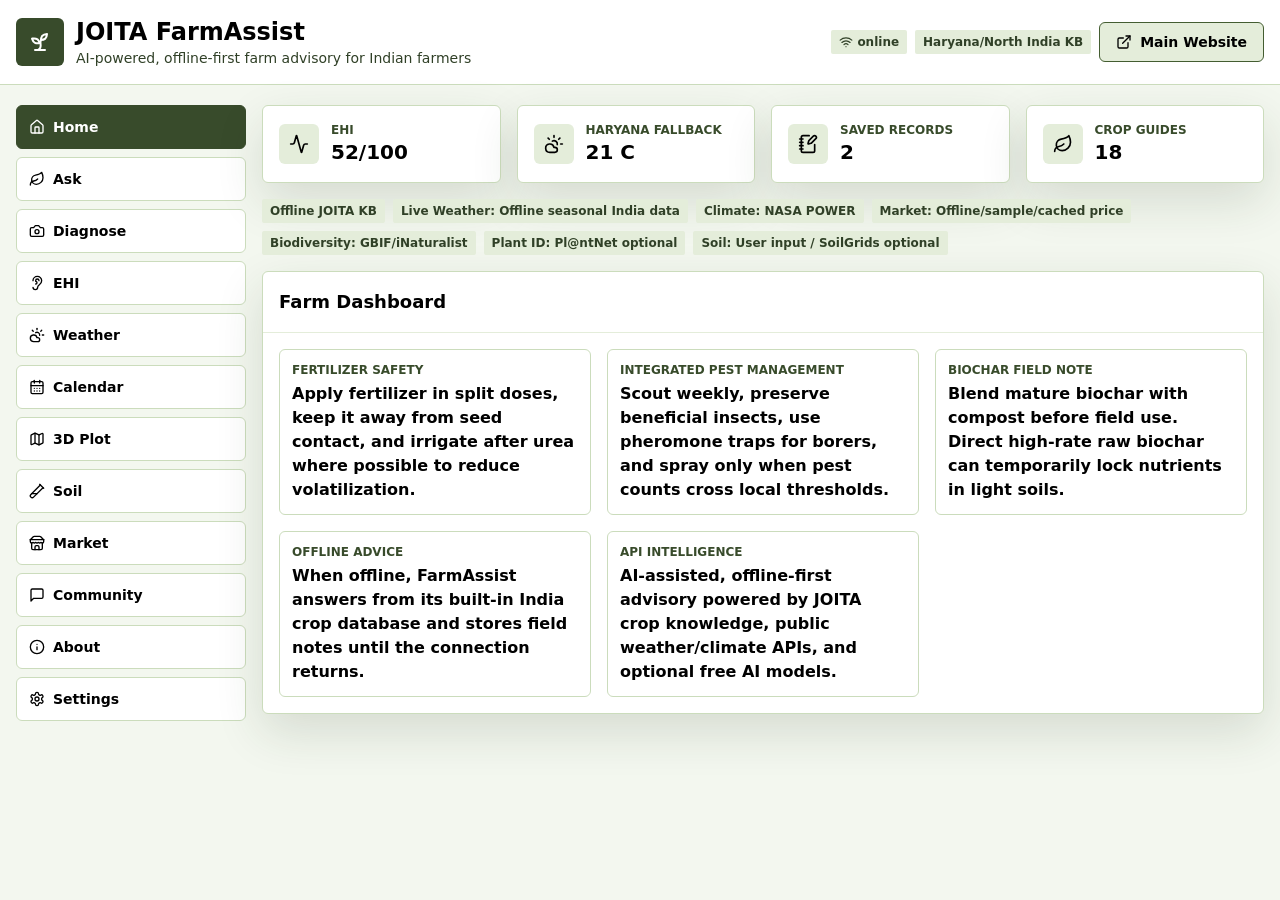
<file: farmassist/index.html>
<!doctype html>
<html lang="en">
  <head>
    <meta charset="UTF-8" />
    <meta name="viewport" content="width=device-width, initial-scale=1.0" />
    <meta name="theme-color" content="#9cbf88" />
    <meta
      name="description"
      content="Offline-first AI-powered agricultural companion by JOITA Bioseed AI for crop advisory, weather, disease support, soil recommendations, market prices, and field-health monitoring."
    />
    <link rel="manifest" href="/farmassist/manifest.webmanifest" />
    <link rel="icon" href="/farmassist/icon.svg" type="image/svg+xml" />
    <title>JOITA FarmAssist | AI Agricultural Assistant for Farmers</title>
    <script type="module" crossorigin src="/farmassist/assets/index-DYMeYoxJ.js"></script>
    <link rel="stylesheet" crossorigin href="/farmassist/assets/index-CXdtVWYO.css">
  </head>
  <body>
    <div id="root"></div>
  </body>
</html>
</file>
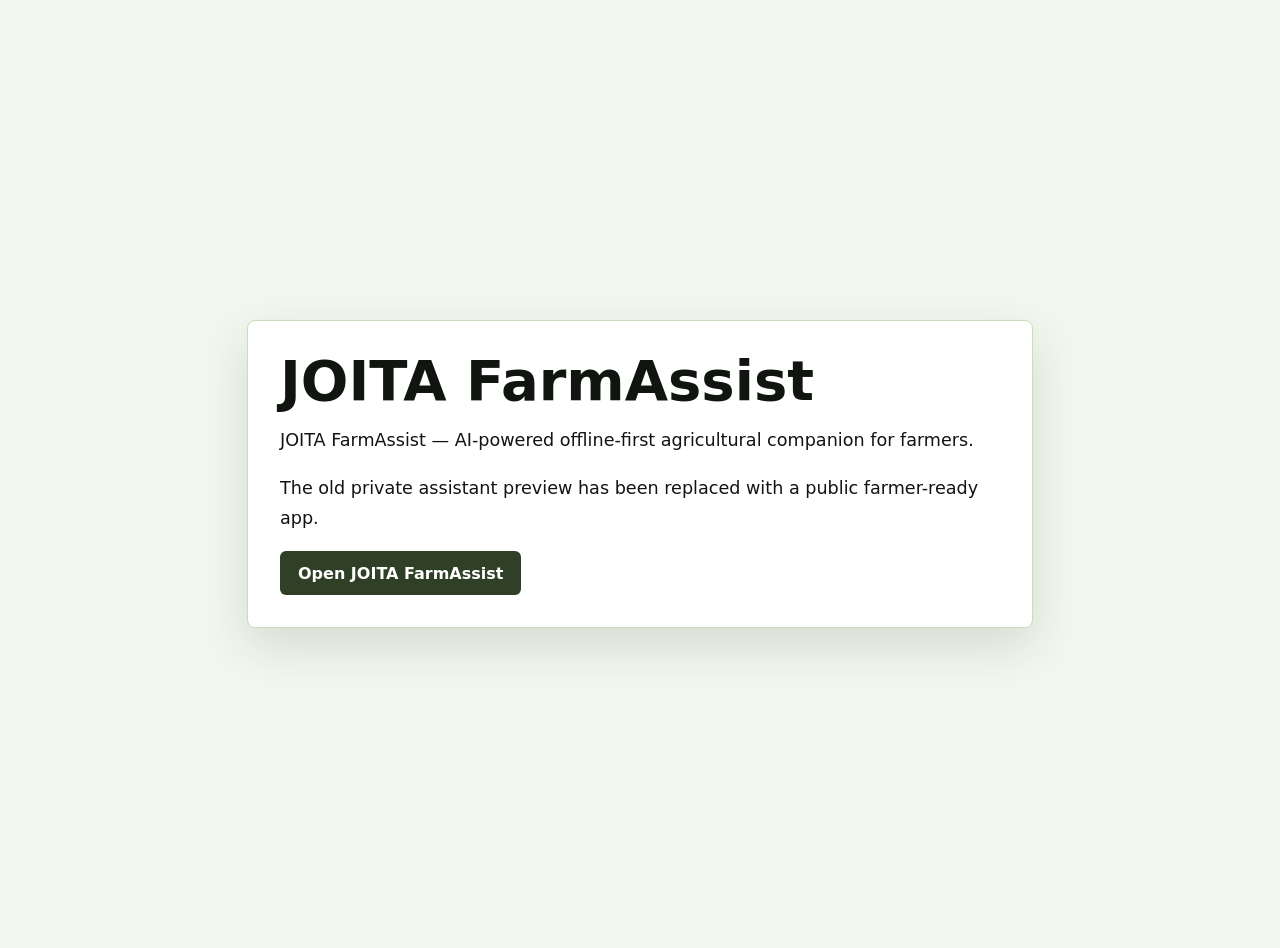
<file: agri-assistant.html>
<!doctype html>
<html lang="en">
  <head>
    <meta charset="utf-8" />
    <meta name="viewport" content="width=device-width, initial-scale=1" />
    <meta http-equiv="refresh" content="2; url=/farmassist/" />
    <title>JOITA FarmAssist | AI Agricultural Assistant for Farmers</title>
    <meta
      name="description"
      content="Offline-first AI-powered agricultural companion by JOITA Bioseed AI for crop advisory, weather, disease support, soil recommendations, market prices, and field-health monitoring."
    />
    <style>
      :root { color: #101510; background: #f3f7ef; font-family: Inter, system-ui, -apple-system, BlinkMacSystemFont, "Segoe UI", sans-serif; }
      body { margin: 0; min-height: 100vh; display: grid; place-items: center; padding: 24px; }
      main { max-width: 720px; border: 1px solid #cbdcbc; background: #fff; border-radius: 8px; padding: 32px; box-shadow: 0 18px 48px rgba(36, 56, 29, .14); }
      h1 { margin: 0 0 12px; font-size: clamp(2rem, 5vw, 3.5rem); line-height: 1; color: #101510; }
      p { font-size: 1.1rem; line-height: 1.7; }
      a { display: inline-flex; align-items: center; min-height: 44px; padding: 0 18px; border-radius: 6px; background: #304027; color: white; text-decoration: none; font-weight: 800; }
    </style>
  </head>
  <body>
    <main>
      <h1>JOITA FarmAssist</h1>
      <p>JOITA FarmAssist — AI-powered offline-first agricultural companion for farmers.</p>
      <p>The old private assistant preview has been replaced with a public farmer-ready app.</p>
      <a href="/farmassist/">Open JOITA FarmAssist</a>
    </main>
  </body>
</html>
</file>
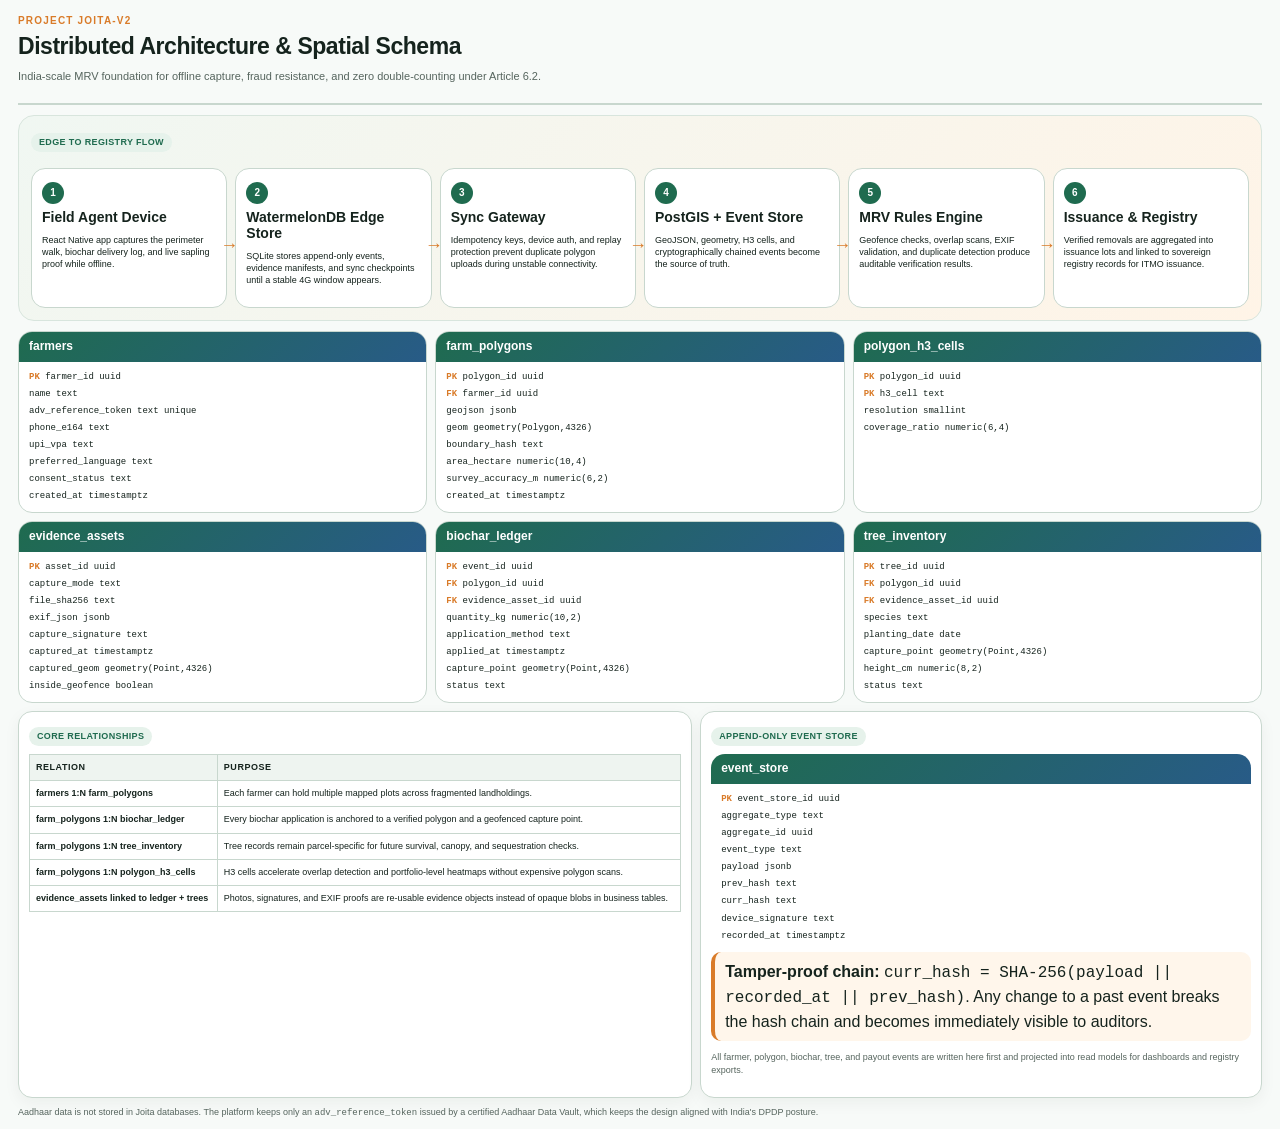
<file: deliverable_src/er_diagram.html>
<!doctype html>
<html lang="en">
<head>
  <meta charset="utf-8">
  <title>ER Diagram</title>
  <link rel="stylesheet" href="shared.css">
  <style>
    @page { size: A4 landscape; margin: 10mm; }
    body { padding: 14px 18px; }
    .header { margin-bottom: 10px; padding-bottom: 8px; }
    .eyebrow { margin-bottom: 4px; }
    h1 { font-size: 23px; }
    .subtitle { margin-bottom: 10px; font-size: 11px; }
    .band { padding: 12px; margin-bottom: 10px; }
    .flow { gap: 8px; margin-top: 8px; }
    .flow .step { min-height: 98px; padding: 10px; }
    .flow .step p { font-size: 9px; line-height: 1.32; }
    .step-num { width: 22px; height: 22px; margin-bottom: 5px; font-size: 10px; }
    .schema-grid { gap: 8px; margin-top: 8px; }
    .entity h3 { padding: 8px 10px; font-size: 12px; }
    .entity ul { padding: 9px 10px; }
    .entity li { font-size: 9px; margin-bottom: 4px; }
    .relations { gap: 8px; margin-top: 8px; }
    .card { padding: 10px; }
    .table th, .table td { padding: 6px; }
    .table th, .table td, .card p, .small { font-size: 9px; }
    .highlight { padding: 8px 10px; }
    .footer-note { margin-top: 8px; font-size: 9px; }
  </style>
</head>
<body>
  <div class="header">
    <div class="eyebrow">Project Joita-V2</div>
    <h1>Distributed Architecture & Spatial Schema</h1>
    <p class="subtitle">India-scale MRV foundation for offline capture, fraud resistance, and zero double-counting under Article 6.2.</p>
  </div>

  <div class="band">
    <div class="pill">Edge To Registry Flow</div>
    <div class="flow">
      <div class="step">
        <div class="step-num">1</div>
        <h3>Field Agent Device</h3>
        <p>React Native app captures the perimeter walk, biochar delivery log, and live sapling proof while offline.</p>
      </div>
      <div class="step">
        <div class="step-num">2</div>
        <h3>WatermelonDB Edge Store</h3>
        <p>SQLite stores append-only events, evidence manifests, and sync checkpoints until a stable 4G window appears.</p>
      </div>
      <div class="step">
        <div class="step-num">3</div>
        <h3>Sync Gateway</h3>
        <p>Idempotency keys, device auth, and replay protection prevent duplicate polygon uploads during unstable connectivity.</p>
      </div>
      <div class="step">
        <div class="step-num">4</div>
        <h3>PostGIS + Event Store</h3>
        <p>GeoJSON, geometry, H3 cells, and cryptographically chained events become the source of truth.</p>
      </div>
      <div class="step">
        <div class="step-num">5</div>
        <h3>MRV Rules Engine</h3>
        <p>Geofence checks, overlap scans, EXIF validation, and duplicate detection produce auditable verification results.</p>
      </div>
      <div class="step">
        <div class="step-num">6</div>
        <h3>Issuance & Registry</h3>
        <p>Verified removals are aggregated into issuance lots and linked to sovereign registry records for ITMO issuance.</p>
      </div>
    </div>
  </div>

  <div class="schema-grid">
    <div class="entity">
      <h3>farmers</h3>
      <ul>
        <li><span class="key">PK</span> farmer_id uuid</li>
        <li>name text</li>
        <li>adv_reference_token text unique</li>
        <li>phone_e164 text</li>
        <li>upi_vpa text</li>
        <li>preferred_language text</li>
        <li>consent_status text</li>
        <li>created_at timestamptz</li>
      </ul>
    </div>

    <div class="entity">
      <h3>farm_polygons</h3>
      <ul>
        <li><span class="key">PK</span> polygon_id uuid</li>
        <li><span class="key">FK</span> farmer_id uuid</li>
        <li>geojson jsonb</li>
        <li>geom geometry(Polygon,4326)</li>
        <li>boundary_hash text</li>
        <li>area_hectare numeric(10,4)</li>
        <li>survey_accuracy_m numeric(6,2)</li>
        <li>created_at timestamptz</li>
      </ul>
    </div>

    <div class="entity">
      <h3>polygon_h3_cells</h3>
      <ul>
        <li><span class="key">PK</span> polygon_id uuid</li>
        <li><span class="key">PK</span> h3_cell text</li>
        <li>resolution smallint</li>
        <li>coverage_ratio numeric(6,4)</li>
      </ul>
    </div>

    <div class="entity">
      <h3>evidence_assets</h3>
      <ul>
        <li><span class="key">PK</span> asset_id uuid</li>
        <li>capture_mode text</li>
        <li>file_sha256 text</li>
        <li>exif_json jsonb</li>
        <li>capture_signature text</li>
        <li>captured_at timestamptz</li>
        <li>captured_geom geometry(Point,4326)</li>
        <li>inside_geofence boolean</li>
      </ul>
    </div>

    <div class="entity">
      <h3>biochar_ledger</h3>
      <ul>
        <li><span class="key">PK</span> event_id uuid</li>
        <li><span class="key">FK</span> polygon_id uuid</li>
        <li><span class="key">FK</span> evidence_asset_id uuid</li>
        <li>quantity_kg numeric(10,2)</li>
        <li>application_method text</li>
        <li>applied_at timestamptz</li>
        <li>capture_point geometry(Point,4326)</li>
        <li>status text</li>
      </ul>
    </div>

    <div class="entity">
      <h3>tree_inventory</h3>
      <ul>
        <li><span class="key">PK</span> tree_id uuid</li>
        <li><span class="key">FK</span> polygon_id uuid</li>
        <li><span class="key">FK</span> evidence_asset_id uuid</li>
        <li>species text</li>
        <li>planting_date date</li>
        <li>capture_point geometry(Point,4326)</li>
        <li>height_cm numeric(8,2)</li>
        <li>status text</li>
      </ul>
    </div>
  </div>

  <div class="relations">
    <div class="card">
      <div class="pill">Core Relationships</div>
      <table class="table">
        <tr>
          <th>Relation</th>
          <th>Purpose</th>
        </tr>
        <tr>
          <td><strong>farmers 1:N farm_polygons</strong></td>
          <td>Each farmer can hold multiple mapped plots across fragmented landholdings.</td>
        </tr>
        <tr>
          <td><strong>farm_polygons 1:N biochar_ledger</strong></td>
          <td>Every biochar application is anchored to a verified polygon and a geofenced capture point.</td>
        </tr>
        <tr>
          <td><strong>farm_polygons 1:N tree_inventory</strong></td>
          <td>Tree records remain parcel-specific for future survival, canopy, and sequestration checks.</td>
        </tr>
        <tr>
          <td><strong>farm_polygons 1:N polygon_h3_cells</strong></td>
          <td>H3 cells accelerate overlap detection and portfolio-level heatmaps without expensive polygon scans.</td>
        </tr>
        <tr>
          <td><strong>evidence_assets linked to ledger + trees</strong></td>
          <td>Photos, signatures, and EXIF proofs are re-usable evidence objects instead of opaque blobs in business tables.</td>
        </tr>
      </table>
    </div>

    <div class="card">
      <div class="pill">Append-Only Event Store</div>
      <div class="entity" style="border:none; box-shadow:none;">
        <h3>event_store</h3>
        <ul>
          <li><span class="key">PK</span> event_store_id uuid</li>
          <li>aggregate_type text</li>
          <li>aggregate_id uuid</li>
          <li>event_type text</li>
          <li>payload jsonb</li>
          <li>prev_hash text</li>
          <li>curr_hash text</li>
          <li>device_signature text</li>
          <li>recorded_at timestamptz</li>
        </ul>
      </div>
      <div class="highlight">
        <strong>Tamper-proof chain:</strong>
        <span class="mono">curr_hash = SHA-256(payload || recorded_at || prev_hash)</span>.
        Any change to a past event breaks the hash chain and becomes immediately visible to auditors.
      </div>
      <p class="small" style="margin-top:10px;">All farmer, polygon, biochar, tree, and payout events are written here first and projected into read models for dashboards and registry exports.</p>
    </div>
  </div>

  <div class="footer-note">
    Aadhaar data is not stored in Joita databases. The platform keeps only an <span class="mono">adv_reference_token</span> issued by a certified Aadhaar Data Vault, which keeps the design aligned with India's DPDP posture.
  </div>
</body>
</html>
</file>
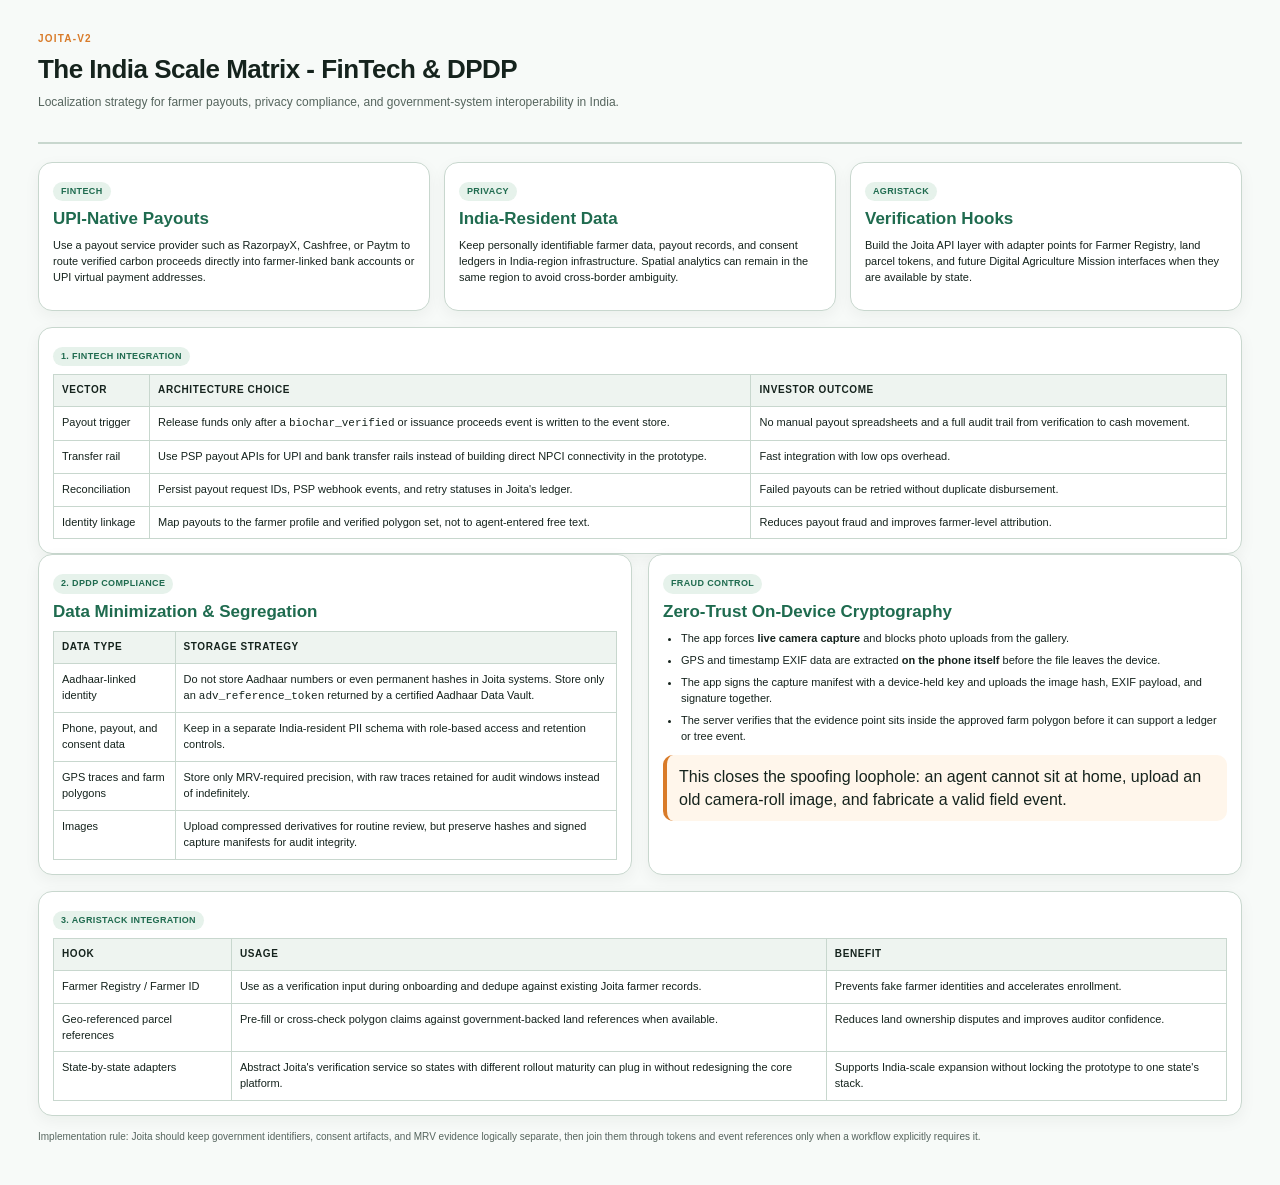
<file: deliverable_src/india_scale_matrix.html>
<!doctype html>
<html lang="en">
<head>
  <meta charset="utf-8">
  <title>The India Scale Matrix - FinTech & DPDP</title>
  <link rel="stylesheet" href="shared.css">
</head>
<body>
  <div class="header">
    <div class="eyebrow">Joita-V2</div>
    <h1>The India Scale Matrix - FinTech & DPDP</h1>
    <p class="subtitle">Localization strategy for farmer payouts, privacy compliance, and government-system interoperability in India.</p>
  </div>

  <div class="three-col">
    <div class="card">
      <div class="pill">FinTech</div>
      <h2>UPI-Native Payouts</h2>
      <p>Use a payout service provider such as RazorpayX, Cashfree, or Paytm to route verified carbon proceeds directly into farmer-linked bank accounts or UPI virtual payment addresses.</p>
    </div>
    <div class="card">
      <div class="pill">Privacy</div>
      <h2>India-Resident Data</h2>
      <p>Keep personally identifiable farmer data, payout records, and consent ledgers in India-region infrastructure. Spatial analytics can remain in the same region to avoid cross-border ambiguity.</p>
    </div>
    <div class="card">
      <div class="pill">Agristack</div>
      <h2>Verification Hooks</h2>
      <p>Build the Joita API layer with adapter points for Farmer Registry, land parcel tokens, and future Digital Agriculture Mission interfaces when they are available by state.</p>
    </div>
  </div>

  <div class="card" style="margin-top:16px;">
    <div class="pill">1. FinTech Integration</div>
    <table class="table">
      <tr>
        <th>Vector</th>
        <th>Architecture Choice</th>
        <th>Investor Outcome</th>
      </tr>
      <tr>
        <td>Payout trigger</td>
        <td>Release funds only after a <span class="mono">biochar_verified</span> or issuance proceeds event is written to the event store.</td>
        <td>No manual payout spreadsheets and a full audit trail from verification to cash movement.</td>
      </tr>
      <tr>
        <td>Transfer rail</td>
        <td>Use PSP payout APIs for UPI and bank transfer rails instead of building direct NPCI connectivity in the prototype.</td>
        <td>Fast integration with low ops overhead.</td>
      </tr>
      <tr>
        <td>Reconciliation</td>
        <td>Persist payout request IDs, PSP webhook events, and retry statuses in Joita's ledger.</td>
        <td>Failed payouts can be retried without duplicate disbursement.</td>
      </tr>
      <tr>
        <td>Identity linkage</td>
        <td>Map payouts to the farmer profile and verified polygon set, not to agent-entered free text.</td>
        <td>Reduces payout fraud and improves farmer-level attribution.</td>
      </tr>
    </table>
  </div>

  <div class="page-break"></div>

  <div class="two-col">
    <div class="card">
      <div class="pill">2. DPDP Compliance</div>
      <h2>Data Minimization & Segregation</h2>
      <table class="table">
        <tr>
          <th>Data Type</th>
          <th>Storage Strategy</th>
        </tr>
        <tr>
          <td>Aadhaar-linked identity</td>
          <td>Do not store Aadhaar numbers or even permanent hashes in Joita systems. Store only an <span class="mono">adv_reference_token</span> returned by a certified Aadhaar Data Vault.</td>
        </tr>
        <tr>
          <td>Phone, payout, and consent data</td>
          <td>Keep in a separate India-resident PII schema with role-based access and retention controls.</td>
        </tr>
        <tr>
          <td>GPS traces and farm polygons</td>
          <td>Store only MRV-required precision, with raw traces retained for audit windows instead of indefinitely.</td>
        </tr>
        <tr>
          <td>Images</td>
          <td>Upload compressed derivatives for routine review, but preserve hashes and signed capture manifests for audit integrity.</td>
        </tr>
      </table>
    </div>

    <div class="card">
      <div class="pill">Fraud Control</div>
      <h2>Zero-Trust On-Device Cryptography</h2>
      <ul>
        <li>The app forces <strong>live camera capture</strong> and blocks photo uploads from the gallery.</li>
        <li>GPS and timestamp EXIF data are extracted <strong>on the phone itself</strong> before the file leaves the device.</li>
        <li>The app signs the capture manifest with a device-held key and uploads the image hash, EXIF payload, and signature together.</li>
        <li>The server verifies that the evidence point sits inside the approved farm polygon before it can support a ledger or tree event.</li>
      </ul>
      <div class="highlight" style="margin-top:10px;">
        This closes the spoofing loophole: an agent cannot sit at home, upload an old camera-roll image, and fabricate a valid field event.
      </div>
    </div>
  </div>

  <div class="card" style="margin-top:16px;">
    <div class="pill">3. AgriStack Integration</div>
    <table class="table">
      <tr>
        <th>Hook</th>
        <th>Usage</th>
        <th>Benefit</th>
      </tr>
      <tr>
        <td>Farmer Registry / Farmer ID</td>
        <td>Use as a verification input during onboarding and dedupe against existing Joita farmer records.</td>
        <td>Prevents fake farmer identities and accelerates enrollment.</td>
      </tr>
      <tr>
        <td>Geo-referenced parcel references</td>
        <td>Pre-fill or cross-check polygon claims against government-backed land references when available.</td>
        <td>Reduces land ownership disputes and improves auditor confidence.</td>
      </tr>
      <tr>
        <td>State-by-state adapters</td>
        <td>Abstract Joita's verification service so states with different rollout maturity can plug in without redesigning the core platform.</td>
        <td>Supports India-scale expansion without locking the prototype to one state's stack.</td>
      </tr>
    </table>
  </div>

  <p class="footer-note">Implementation rule: Joita should keep government identifiers, consent artifacts, and MRV evidence logically separate, then join them through tokens and event references only when a workflow explicitly requires it.</p>
</body>
</html>
</file>
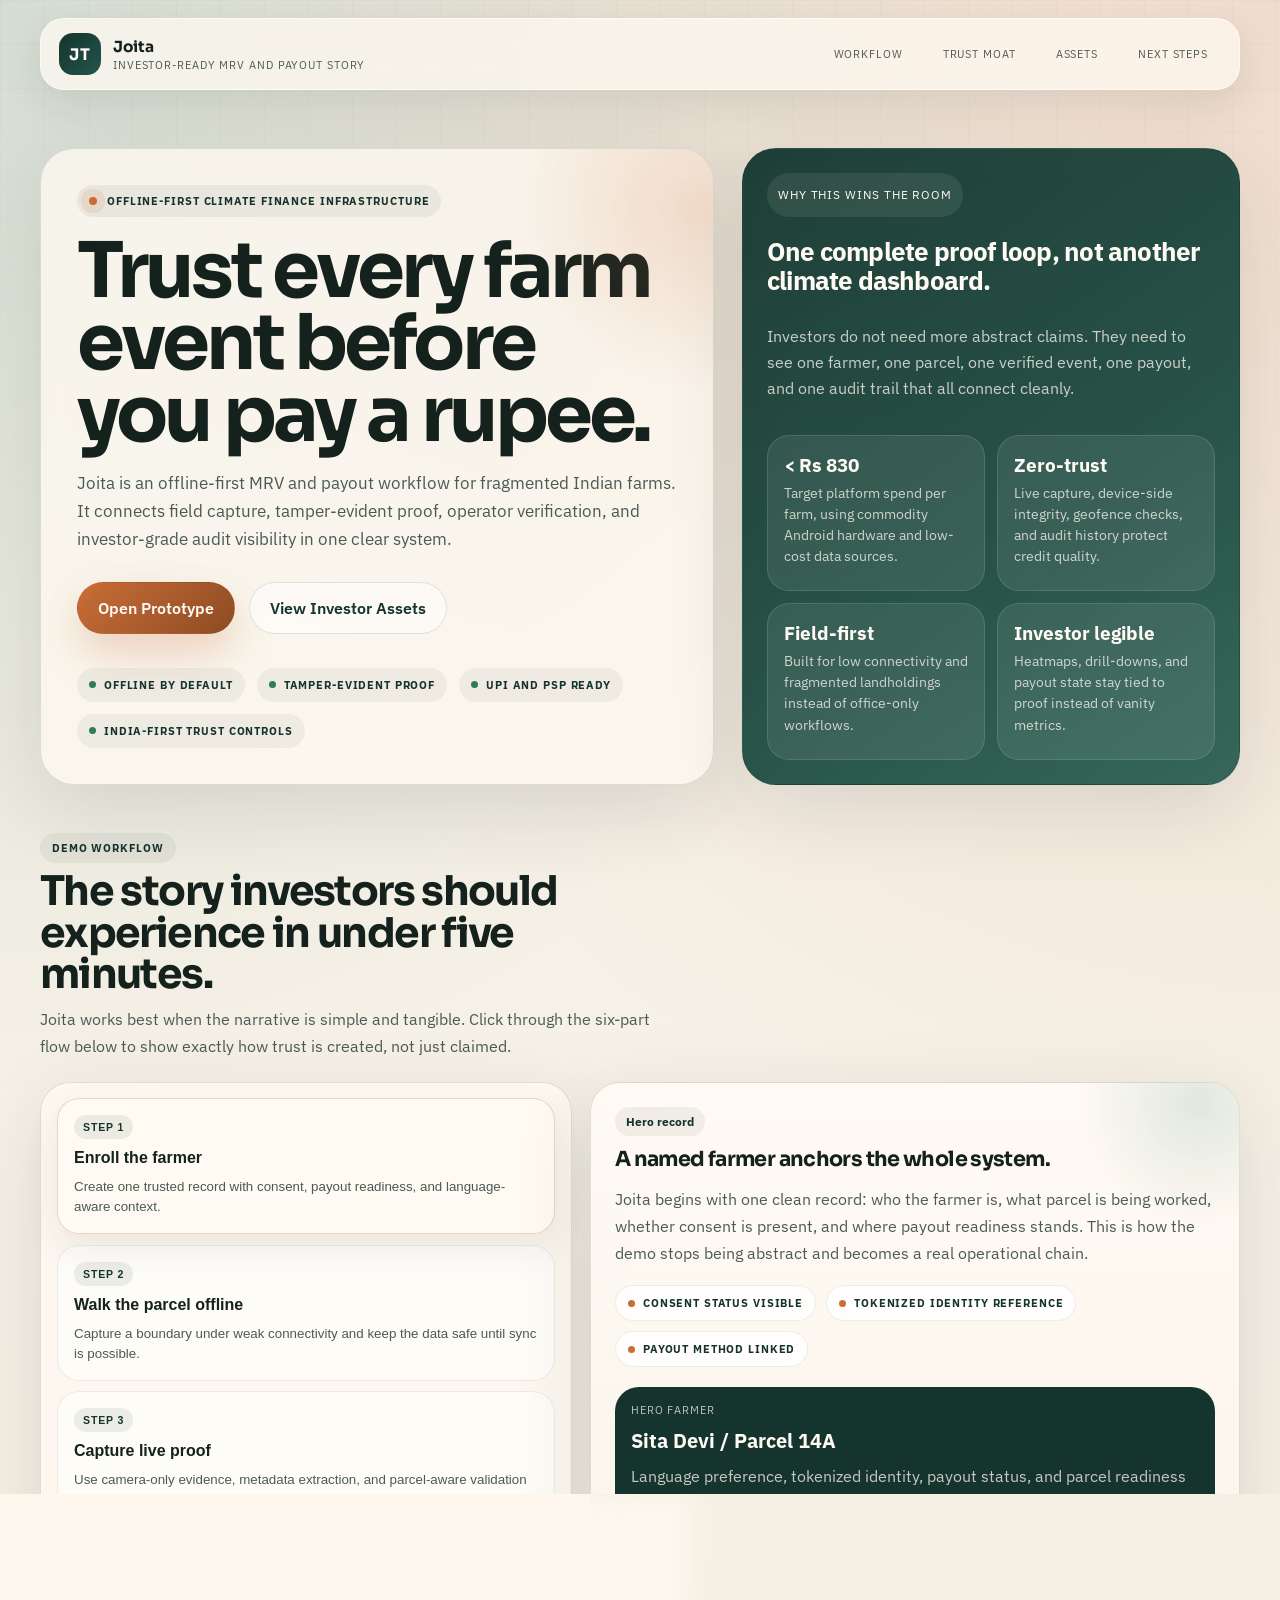
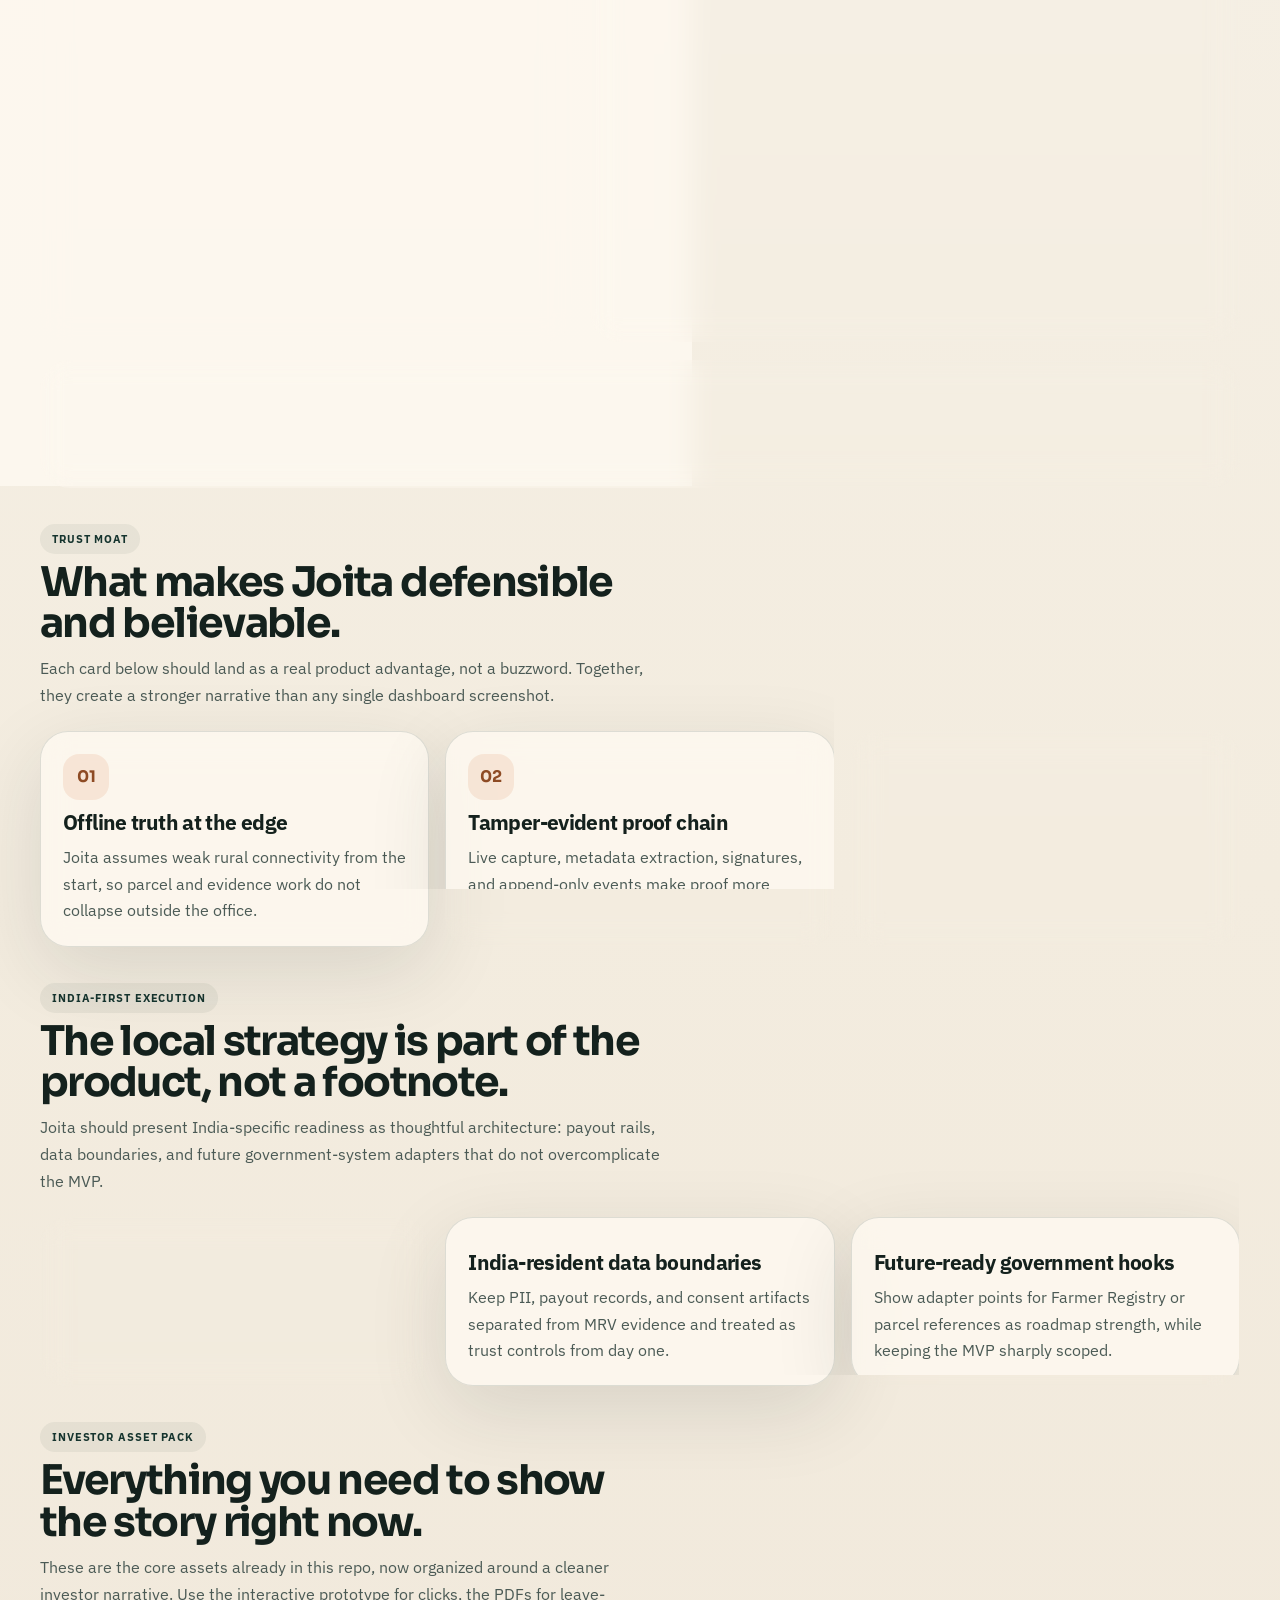
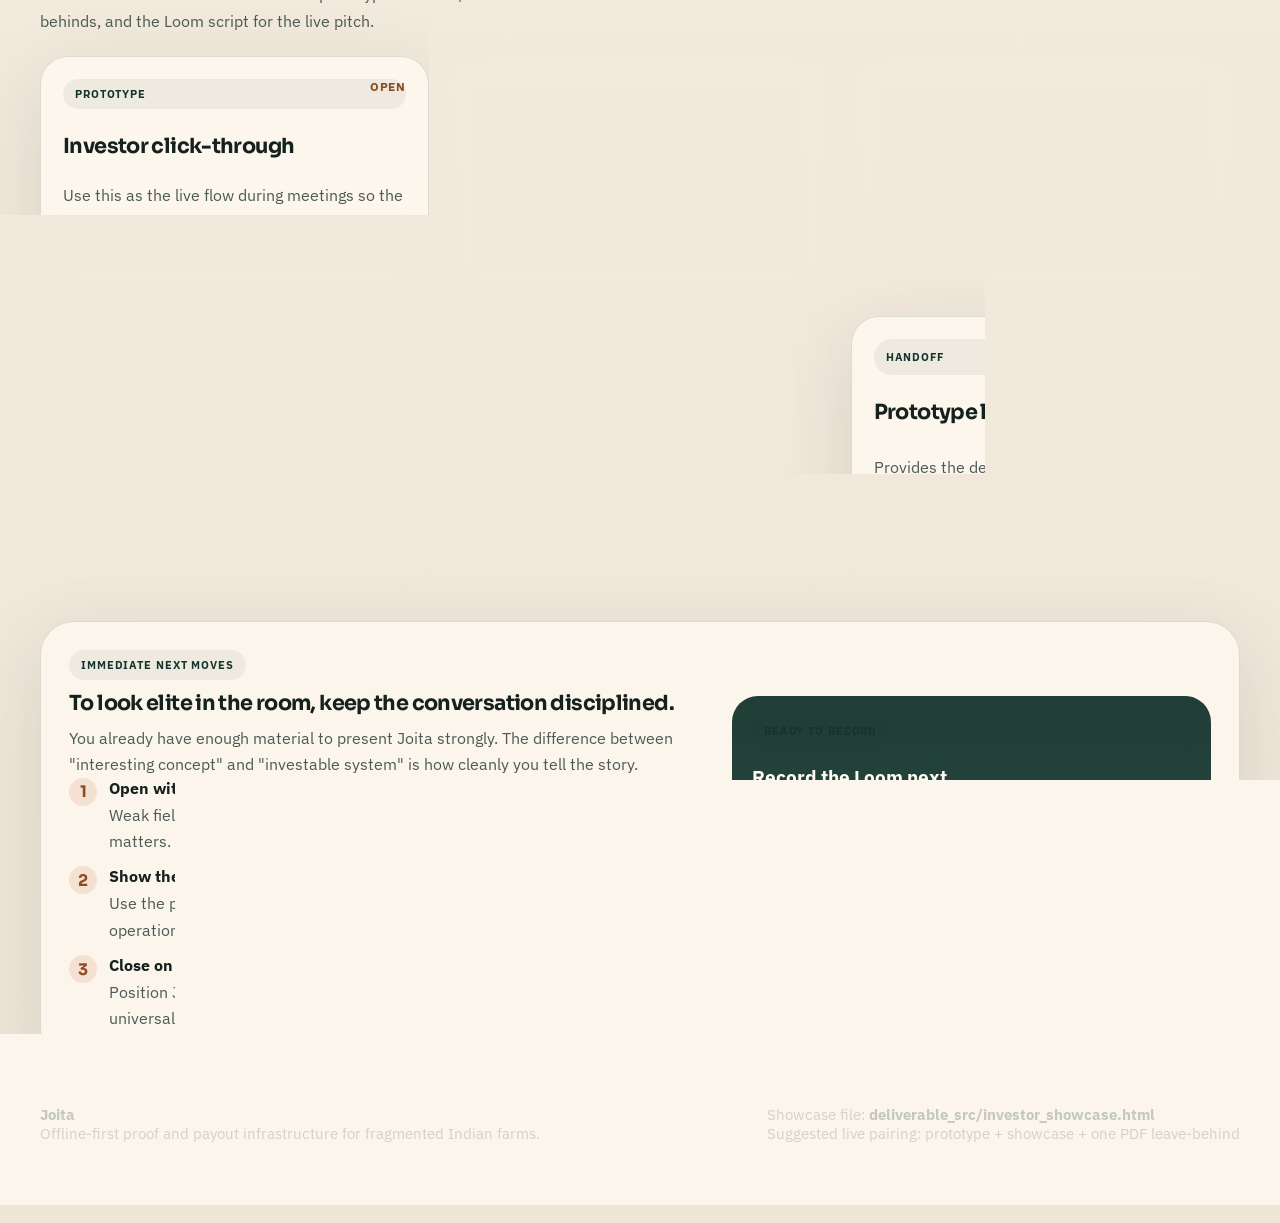
<file: deliverable_src/investor_showcase.html>
<!doctype html>
<html lang="en">
<head>
  <meta charset="utf-8">
  <meta name="viewport" content="width=device-width, initial-scale=1">
  <title>Joita Investor Showcase</title>
  <link rel="stylesheet" href="investor_showcase.css">
</head>
<body>
  <div class="page-shell">
    <div class="topbar">
      <div class="brand">
        <div class="brand-mark">JT</div>
        <div class="brand-copy">
          <strong>Joita</strong>
          <span>Investor-ready MRV and payout story</span>
        </div>
      </div>
      <div class="top-links">
        <a href="#story">Workflow</a>
        <a href="#moat">Trust moat</a>
        <a href="#assets">Assets</a>
        <a href="#next">Next steps</a>
      </div>
    </div>

    <section class="hero">
      <div class="hero-grid">
        <div class="hero-copy">
          <div class="eyebrow">Offline-first climate finance infrastructure</div>
          <h1>Trust every farm event before you pay a rupee.</h1>
          <p>
            Joita is an offline-first MRV and payout workflow for fragmented Indian farms.
            It connects field capture, tamper-evident proof, operator verification, and
            investor-grade audit visibility in one clear system.
          </p>
          <div class="hero-actions">
            <a class="button button-primary" href="https://www.figma.com/proto/sYGw8DQRc63CpUhegKqDM9/Untitled?node-id=1-1047&t=zWAIeQQVG5A4kce6-1">Open Prototype</a>
            <a class="button button-secondary" href="#assets">View Investor Assets</a>
          </div>
          <div class="meta-row">
            <span>Offline by default</span>
            <span>Tamper-evident proof</span>
            <span>UPI and PSP ready</span>
            <span>India-first trust controls</span>
          </div>
        </div>

        <div class="hero-panel">
          <div class="panel-chip">Why this wins the room</div>
          <h2>One complete proof loop, not another climate dashboard.</h2>
          <p>
            Investors do not need more abstract claims. They need to see one farmer,
            one parcel, one verified event, one payout, and one audit trail that all
            connect cleanly.
          </p>
          <div class="panel-grid">
            <div class="panel-card">
              <strong>&lt; Rs 830</strong>
              <span>Target platform spend per farm, using commodity Android hardware and low-cost data sources.</span>
            </div>
            <div class="panel-card">
              <strong>Zero-trust</strong>
              <span>Live capture, device-side integrity, geofence checks, and audit history protect credit quality.</span>
            </div>
            <div class="panel-card">
              <strong>Field-first</strong>
              <span>Built for low connectivity and fragmented landholdings instead of office-only workflows.</span>
            </div>
            <div class="panel-card">
              <strong>Investor legible</strong>
              <span>Heatmaps, drill-downs, and payout state stay tied to proof instead of vanity metrics.</span>
            </div>
          </div>
        </div>
      </div>
    </section>

    <section class="section" id="story">
      <div class="section-heading">
        <div class="copy">
          <div class="pill">Demo workflow</div>
          <h2>The story investors should experience in under five minutes.</h2>
          <p>
            Joita works best when the narrative is simple and tangible. Click through the
            six-part flow below to show exactly how trust is created, not just claimed.
          </p>
        </div>
      </div>

      <div class="story-grid">
        <div class="story-panel">
          <div class="step-buttons">
            <button class="step-button active" data-step="0">
              <span class="step-badge">Step 1</span>
              <strong>Enroll the farmer</strong>
              <span>Create one trusted record with consent, payout readiness, and language-aware context.</span>
            </button>
            <button class="step-button" data-step="1">
              <span class="step-badge">Step 2</span>
              <strong>Walk the parcel offline</strong>
              <span>Capture a boundary under weak connectivity and keep the data safe until sync is possible.</span>
            </button>
            <button class="step-button" data-step="2">
              <span class="step-badge">Step 3</span>
              <strong>Capture live proof</strong>
              <span>Use camera-only evidence, metadata extraction, and parcel-aware validation to reduce spoofing.</span>
            </button>
            <button class="step-button" data-step="3">
              <span class="step-badge">Step 4</span>
              <strong>Verify operations</strong>
              <span>Let operators review parcel, evidence, and status history in one timeline.</span>
            </button>
            <button class="step-button" data-step="4">
              <span class="step-badge">Step 5</span>
              <strong>Release payout</strong>
              <span>Move from approved event to reconciliation-safe payout state without manual spreadsheets.</span>
            </button>
            <button class="step-button" data-step="5">
              <span class="step-badge">Step 6</span>
              <strong>Open the investor drill-down</strong>
              <span>Show the map, proof, payout, and audit chain on one polished surface.</span>
            </button>
          </div>
        </div>

        <div class="story-detail">
          <div class="story-copy">
            <div class="story-chip" id="story-chip">Hero record</div>
            <h3 id="story-title">A named farmer anchors the whole system.</h3>
            <p id="story-body">
              Joita begins with one clean record: who the farmer is, what parcel is being worked,
              whether consent is present, and where payout readiness stands. This is how the demo
              stops being abstract and becomes a real operational chain.
            </p>
          </div>

          <div class="story-proof" id="story-proof">
            <span>Consent status visible</span>
            <span>Tokenized identity reference</span>
            <span>Payout method linked</span>
          </div>

          <div class="story-mock">
            <div class="mock-shell">
              <small id="mock-kicker">Hero farmer</small>
              <strong id="mock-title">Sita Devi / Parcel 14A</strong>
              <p id="mock-copy">
                Language preference, tokenized identity, payout status, and parcel readiness are
                visible before the field workflow moves ahead.
              </p>
              <div class="mock-strip" id="mock-strip">
                <span>Hindi ready</span>
                <span>Consent signed</span>
                <span>UPI linked</span>
              </div>
            </div>
            <div class="mini-grid" id="mini-grid">
              <div class="mini-card">
                <strong>1 farmer</strong>
                <span>One memorable hero record for the demo</span>
              </div>
              <div class="mini-card">
                <strong>1 parcel</strong>
                <span>One parcel stays visible across every step</span>
              </div>
              <div class="mini-card">
                <strong>Ready</strong>
                <span>Operational chain starts from clarity, not guesswork</span>
              </div>
            </div>
          </div>
        </div>
      </div>

      <div class="note-band">
        <strong>Presentation rule</strong>
        <p>
          Do not narrate Joita as "software for carbon." Narrate it as a proof-and-payout
          engine for field operations. Investors will remember the trust chain and the farmer
          outcome far more than another climate-tech category slide.
        </p>
      </div>
    </section>

    <section class="section" id="moat">
      <div class="section-heading">
        <div class="copy">
          <div class="pill">Trust moat</div>
          <h2>What makes Joita defensible and believable.</h2>
          <p>
            Each card below should land as a real product advantage, not a buzzword. Together,
            they create a stronger narrative than any single dashboard screenshot.
          </p>
        </div>
      </div>

      <div class="trust-grid">
        <div class="trust-card">
          <div class="trust-icon">01</div>
          <h3>Offline truth at the edge</h3>
          <p>Joita assumes weak rural connectivity from the start, so parcel and evidence work do not collapse outside the office.</p>
        </div>
        <div class="trust-card">
          <div class="trust-icon">02</div>
          <h3>Tamper-evident proof chain</h3>
          <p>Live capture, metadata extraction, signatures, and append-only events make proof more resilient than basic media upload.</p>
        </div>
        <div class="trust-card">
          <div class="trust-icon">03</div>
          <h3>Payouts tied to verified events</h3>
          <p>Money moves only after operational truth exists, which is far more compelling than a standalone field-data app.</p>
        </div>
      </div>
    </section>

    <section class="section">
      <div class="section-heading">
        <div class="copy">
          <div class="pill">India-first execution</div>
          <h2>The local strategy is part of the product, not a footnote.</h2>
          <p>
            Joita should present India-specific readiness as thoughtful architecture: payout rails,
            data boundaries, and future government-system adapters that do not overcomplicate the MVP.
          </p>
        </div>
      </div>

      <div class="matrix-grid">
        <div class="matrix-card">
          <h3>Farmer payout rails</h3>
          <p>Use PSP-backed UPI and bank workflows so the prototype can move cash credibly without deep banking integration overhead.</p>
        </div>
        <div class="matrix-card">
          <h3>India-resident data boundaries</h3>
          <p>Keep PII, payout records, and consent artifacts separated from MRV evidence and treated as trust controls from day one.</p>
        </div>
        <div class="matrix-card">
          <h3>Future-ready government hooks</h3>
          <p>Show adapter points for Farmer Registry or parcel references as roadmap strength, while keeping the MVP sharply scoped.</p>
        </div>
      </div>
    </section>

    <section class="section" id="assets">
      <div class="section-heading">
        <div class="copy">
          <div class="pill">Investor asset pack</div>
          <h2>Everything you need to show the story right now.</h2>
          <p>
            These are the core assets already in this repo, now organized around a cleaner
            investor narrative. Use the interactive prototype for clicks, the PDFs for leave-behinds,
            and the Loom script for the live pitch.
          </p>
        </div>
      </div>

      <div class="asset-grid">
        <a class="asset-card" href="https://www.figma.com/proto/sYGw8DQRc63CpUhegKqDM9/Untitled?node-id=1-1047&t=zWAIeQQVG5A4kce6-1">
          <div class="pill">Prototype</div>
          <h3>Investor click-through</h3>
          <p>Use this as the live flow during meetings so the product feels real instead of static.</p>
          <div class="asset-tags">
            <span>Best for live demos</span>
            <span>Clickable flow</span>
          </div>
        </a>

        <a class="asset-card" href="../ER_Diagram.pdf">
          <div class="pill">Architecture</div>
          <h3>Spatial schema and trust chain</h3>
          <p>Shows how parcel geometry, evidence, and the event chain fit together technically.</p>
          <div class="asset-tags">
            <span>Audit story</span>
            <span>System depth</span>
          </div>
        </a>

        <a class="asset-card" href="../The Tech Stack & Cost Optimization Brief.pdf">
          <div class="pill">Economics</div>
          <h3>Stack and cost defense</h3>
          <p>Explains why the architecture stays practical at Indian field scale while keeping unit costs low.</p>
          <div class="asset-tags">
            <span>Cost thesis</span>
            <span>MVP stack</span>
          </div>
        </a>

        <a class="asset-card" href="../The India Scale Matrix - FinTech & DPDP.pdf">
          <div class="pill">Strategy</div>
          <h3>India-scale matrix</h3>
          <p>Frames payout rails, privacy posture, and integration hooks as product strategy instead of generic compliance talk.</p>
          <div class="asset-tags">
            <span>India-first</span>
            <span>Trust controls</span>
          </div>
        </a>

        <a class="asset-card" href="investor_demo_script.md">
          <div class="pill">Pitch</div>
          <h3>Loom and meeting script</h3>
          <p>Ready-to-read talk track for a 3 to 5 minute walkthrough that stays focused and memorable.</p>
          <div class="asset-tags">
            <span>Scripted flow</span>
            <span>Fast to record</span>
          </div>
        </a>

        <a class="asset-card" href="../The Link to your Interactive Prototype.pdf">
          <div class="pill">Handoff</div>
          <h3>Prototype link sheet</h3>
          <p>Provides the design and prototype URLs plus the original recommended click sequence.</p>
          <div class="asset-tags">
            <span>Source links</span>
            <span>Meeting-ready</span>
          </div>
        </a>
      </div>
    </section>

    <section class="section" id="next">
      <div class="cta-card">
        <div>
          <div class="pill">Immediate next moves</div>
          <h2>To look elite in the room, keep the conversation disciplined.</h2>
          <p>
            You already have enough material to present Joita strongly. The difference between
            "interesting concept" and "investable system" is how cleanly you tell the story.
          </p>
          <div class="cta-list">
            <div class="cta-item">
              <span>1</span>
              <div>
                <strong>Open with the pain</strong>
                <p>Weak field proof and payout ambiguity break trust long before registry ambition matters.</p>
              </div>
            </div>
            <div class="cta-item">
              <span>2</span>
              <div>
                <strong>Show the six-step proof loop</strong>
                <p>Use the prototype and this page together so investors see one complete operational chain.</p>
              </div>
            </div>
            <div class="cta-item">
              <span>3</span>
              <div>
                <strong>Close on wedge, not breadth</strong>
                <p>Position Joita as trusted offline MRV plus payout operations for India, not a universal climate platform.</p>
              </div>
            </div>
          </div>
        </div>

        <div class="cta-side">
          <div class="pill">Ready to record</div>
          <h3>Record the Loom next.</h3>
          <p>
            Use the script in this repo, keep the pace tight, and let the click-through
            do the heavy lifting. The goal is clarity and confidence, not feature overload.
          </p>
          <div class="hero-actions">
            <a class="button button-primary" href="investor_demo_script.md">Open Loom Script</a>
            <a class="button button-secondary" href="https://www.figma.com/design/sYGw8DQRc63CpUhegKqDM9/Untitled?node-id=1-1047&m=dev&t=zWAIeQQVG5A4kce6-1">Open Design File</a>
          </div>
        </div>
      </div>
    </section>

    <div class="footer">
      <div>
        <strong>Joita</strong><br>
        Offline-first proof and payout infrastructure for fragmented Indian farms.
      </div>
      <div>
        Showcase file: <strong>deliverable_src/investor_showcase.html</strong><br>
        Suggested live pairing: prototype + showcase + one PDF leave-behind
      </div>
    </div>
  </div>

  <script>
    const steps = [
      {
        chip: "Hero record",
        title: "A named farmer anchors the whole system.",
        body: "Joita begins with one clean record: who the farmer is, what parcel is being worked, whether consent is present, and where payout readiness stands. This is how the demo stops being abstract and becomes a real operational chain.",
        proof: ["Consent status visible", "Tokenized identity reference", "Payout method linked"],
        kicker: "Hero farmer",
        mockTitle: "Sita Devi / Parcel 14A",
        mockCopy: "Language preference, tokenized identity, payout status, and parcel readiness are visible before the field workflow moves ahead.",
        strip: ["Hindi ready", "Consent signed", "UPI linked"],
        cards: [
          { title: "1 farmer", text: "One memorable hero record for the demo" },
          { title: "1 parcel", text: "One parcel stays visible across every step" },
          { title: "Ready", text: "Operational chain starts from clarity, not guesswork" }
        ]
      },
      {
        chip: "Offline mapping",
        title: "Parcel truth survives weak connectivity.",
        body: "The agent walks the boundary on a low-end Android device, the app stores the trace locally, and the workflow makes it obvious that the work is safe even before sync happens. This is where Joita feels built for the field.",
        proof: ["Offline saved", "Boundary hash generated", "Area confidence tracked"],
        kicker: "Field capture",
        mockTitle: "Perimeter walk in progress",
        mockCopy: "Joita keeps the parcel path on-device until a stable sync window appears, so the demo reads as operationally credible instead of office-only.",
        strip: ["GPS averaging", "Local checkpoint", "Sync pending"],
        cards: [
          { title: "No dead zone panic", text: "Capture continues even when signal does not" },
          { title: "Area metadata", text: "Parcel quality is treated as part of trust" },
          { title: "Replay-safe", text: "Idempotent sync prevents duplicate claims" }
        ]
      },
      {
        chip: "Live evidence",
        title: "Proof is captured, not uploaded from memory.",
        body: "The strongest part of Joita's story is that evidence is live, parcel-aware, and integrity-checked. The investor should immediately understand why this is more defensible than a basic photo workflow.",
        proof: ["Camera-only capture", "Metadata extracted", "Geofence checked"],
        kicker: "Tamper-evident proof",
        mockTitle: "Biochar delivery confirmed on-site",
        mockCopy: "The app records capture time, location, and integrity data before the file leaves the device, making proof feel materially stronger.",
        strip: ["Live camera", "Hash created", "Inside geofence"],
        cards: [
          { title: "Trust > convenience", text: "Gallery upload is intentionally blocked" },
          { title: "Parcel aware", text: "Evidence belongs to a verified geometry" },
          { title: "Ready for review", text: "Operators receive context, not just media" }
        ]
      },
      {
        chip: "Operator truth",
        title: "Review happens in one auditable timeline.",
        body: "Operators should see parcel, evidence, status changes, and payout readiness on one calm surface. This is where Joita moves from field app to operational control system.",
        proof: ["Timeline history", "Reason-coded decisions", "Status confidence"],
        kicker: "Verification console",
        mockTitle: "Operator review / Event 2271",
        mockCopy: "Parcel proof, evidence integrity, and workflow state are visible together so approval feels accountable and explainable.",
        strip: ["Approved polygon", "Evidence valid", "Ready for payout"],
        cards: [
          { title: "One queue", text: "No spreadsheet handoff or fragmented approvals" },
          { title: "Reason history", text: "Rejects and flags stay legible for follow-up" },
          { title: "Readable proof", text: "Investors can understand what operators saw" }
        ]
      },
      {
        chip: "Farmer outcome",
        title: "Payout state is part of the trust story.",
        body: "Joita becomes meaningfully differentiated when verified events create a payout path that can be reconciled and reviewed, not just admired in a dashboard.",
        proof: ["PSP request logged", "Webhook state tracked", "Retry-safe transitions"],
        kicker: "Payout orchestration",
        mockTitle: "Payout request released",
        mockCopy: "Approved field events move into a provider-backed payout workflow with visible IDs, status changes, and operator confidence.",
        strip: ["Request queued", "Webhook received", "Paid state confirmed"],
        cards: [
          { title: "No spreadsheet ops", text: "Status stays inside the product" },
          { title: "Retry safe", text: "Duplicate money movement is avoided" },
          { title: "Farmer visible outcome", text: "The story ends with value, not data" }
        ]
      },
      {
        chip: "Investor drill-down",
        title: "The dashboard proves where the data came from.",
        body: "End the meeting with a surface that ties parcel geometry, evidence coverage, payout state, and audit history together. The investor should leave with a sense of coherence and trust, not raw complexity.",
        proof: ["Parcel heatmap", "Audit drill-down", "Proof-to-payout chain"],
        kicker: "Investor view",
        mockTitle: "Parcel 14A / proof chain open",
        mockCopy: "The investor sees map context, evidence lineage, approval state, and payout confirmation on one polished dashboard.",
        strip: ["Heatmap active", "Audit trail open", "Paid and verified"],
        cards: [
          { title: "Explainable", text: "Every metric points back to proof" },
          { title: "Memorable", text: "One hero parcel carries the full story" },
          { title: "Fundable", text: "Operational credibility becomes visible" }
        ]
      }
    ];

    const buttons = [...document.querySelectorAll(".step-button")];
    const chip = document.getElementById("story-chip");
    const title = document.getElementById("story-title");
    const body = document.getElementById("story-body");
    const proof = document.getElementById("story-proof");
    const kicker = document.getElementById("mock-kicker");
    const mockTitle = document.getElementById("mock-title");
    const mockCopy = document.getElementById("mock-copy");
    const strip = document.getElementById("mock-strip");
    const miniGrid = document.getElementById("mini-grid");

    function renderStep(index) {
      const step = steps[index];
      buttons.forEach((button, buttonIndex) => {
        button.classList.toggle("active", buttonIndex === index);
      });

      chip.textContent = step.chip;
      title.textContent = step.title;
      body.textContent = step.body;
      kicker.textContent = step.kicker;
      mockTitle.textContent = step.mockTitle;
      mockCopy.textContent = step.mockCopy;

      proof.innerHTML = step.proof.map((item) => `<span>${item}</span>`).join("");
      strip.innerHTML = step.strip.map((item) => `<span>${item}</span>`).join("");
      miniGrid.innerHTML = step.cards.map((card) => `
        <div class="mini-card">
          <strong>${card.title}</strong>
          <span>${card.text}</span>
        </div>
      `).join("");
    }

    buttons.forEach((button) => {
      button.addEventListener("click", () => {
        renderStep(Number(button.dataset.step));
      });
    });

    renderStep(0);
  </script>
</body>
</html>
</file>
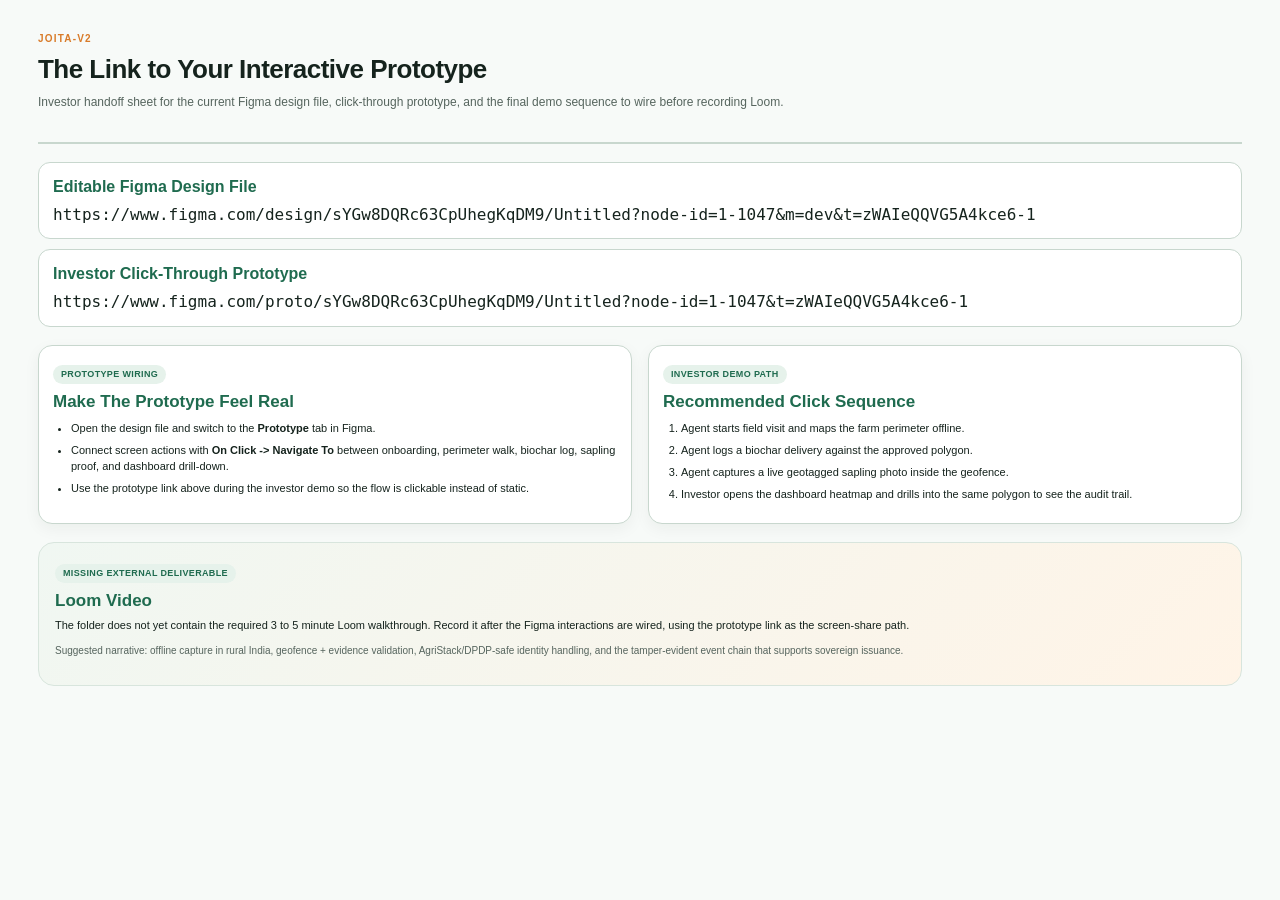
<file: deliverable_src/prototype_link_sheet.html>
<!doctype html>
<html lang="en">
<head>
  <meta charset="utf-8">
  <title>The Link to your Interactive Prototype</title>
  <link rel="stylesheet" href="shared.css">
</head>
<body>
  <div class="header">
    <div class="eyebrow">Joita-V2</div>
    <h1>The Link to Your Interactive Prototype</h1>
    <p class="subtitle">Investor handoff sheet for the current Figma design file, click-through prototype, and the final demo sequence to wire before recording Loom.</p>
  </div>

  <a class="link-box" href="https://www.figma.com/design/sYGw8DQRc63CpUhegKqDM9/Untitled?node-id=1-1047&m=dev&t=zWAIeQQVG5A4kce6-1">
    <strong>Editable Figma Design File</strong>
    <span class="mono">https://www.figma.com/design/sYGw8DQRc63CpUhegKqDM9/Untitled?node-id=1-1047&amp;m=dev&amp;t=zWAIeQQVG5A4kce6-1</span>
  </a>

  <a class="link-box" href="https://www.figma.com/proto/sYGw8DQRc63CpUhegKqDM9/Untitled?node-id=1-1047&t=zWAIeQQVG5A4kce6-1">
    <strong>Investor Click-Through Prototype</strong>
    <span class="mono">https://www.figma.com/proto/sYGw8DQRc63CpUhegKqDM9/Untitled?node-id=1-1047&amp;t=zWAIeQQVG5A4kce6-1</span>
  </a>

  <div class="two-col" style="margin-top:18px;">
    <div class="card">
      <div class="pill">Prototype Wiring</div>
      <h2>Make The Prototype Feel Real</h2>
      <ul>
        <li>Open the design file and switch to the <strong>Prototype</strong> tab in Figma.</li>
        <li>Connect screen actions with <strong>On Click -> Navigate To</strong> between onboarding, perimeter walk, biochar log, sapling proof, and dashboard drill-down.</li>
        <li>Use the prototype link above during the investor demo so the flow is clickable instead of static.</li>
      </ul>
    </div>

    <div class="card">
      <div class="pill">Investor Demo Path</div>
      <h2>Recommended Click Sequence</h2>
      <ol style="margin:0; padding-left:18px;">
        <li>Agent starts field visit and maps the farm perimeter offline.</li>
        <li>Agent logs a biochar delivery against the approved polygon.</li>
        <li>Agent captures a live geotagged sapling photo inside the geofence.</li>
        <li>Investor opens the dashboard heatmap and drills into the same polygon to see the audit trail.</li>
      </ol>
    </div>
  </div>

  <div class="band" style="margin-top:18px;">
    <div class="pill">Missing External Deliverable</div>
    <h2 style="margin-bottom:8px;">Loom Video</h2>
    <p>The folder does not yet contain the required 3 to 5 minute Loom walkthrough. Record it after the Figma interactions are wired, using the prototype link as the screen-share path.</p>
    <p class="small">Suggested narrative: offline capture in rural India, geofence + evidence validation, AgriStack/DPDP-safe identity handling, and the tamper-evident event chain that supports sovereign issuance.</p>
  </div>
</body>
</html>
</file>
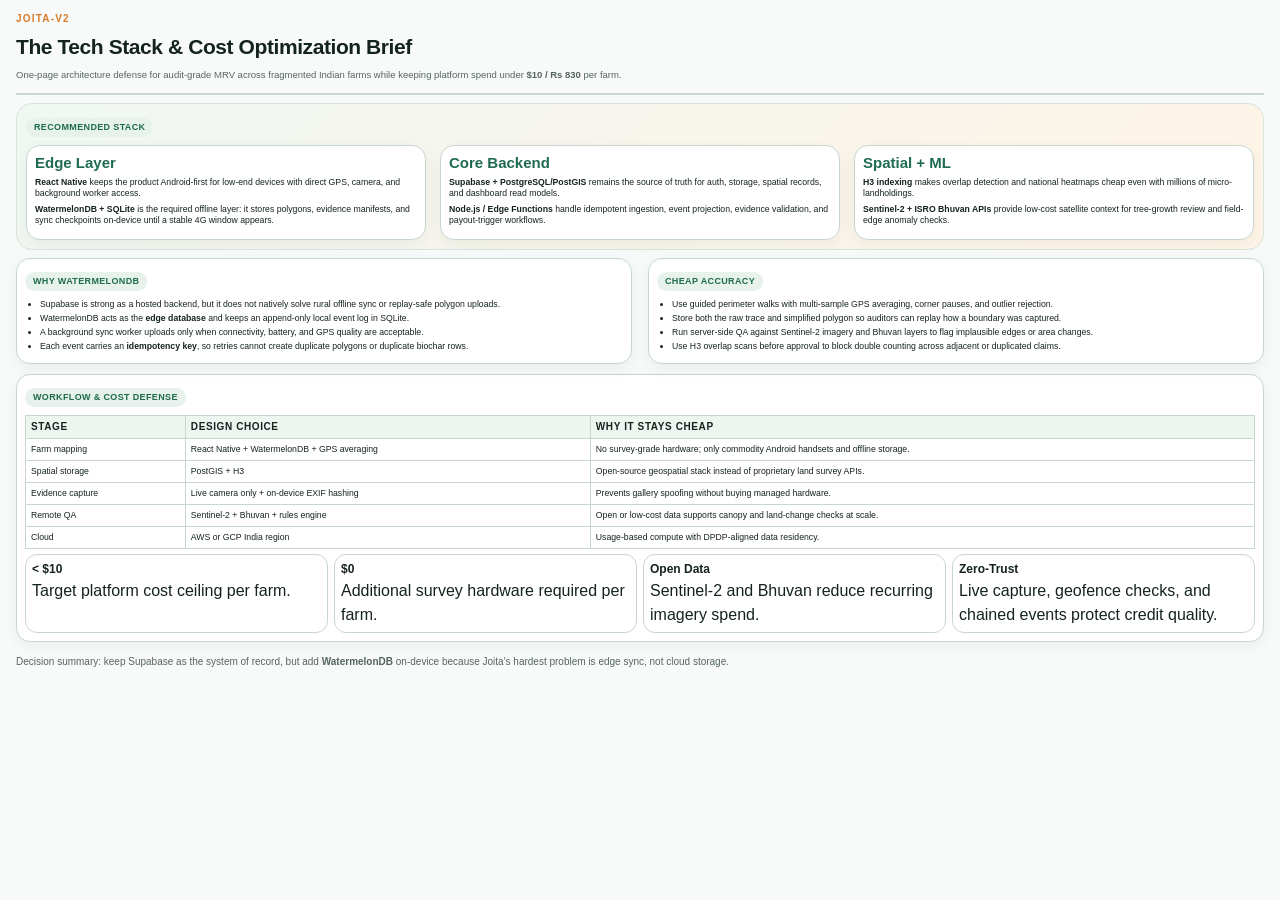
<file: deliverable_src/tech_stack_brief.html>
<!doctype html>
<html lang="en">
<head>
  <meta charset="utf-8">
  <title>The Tech Stack & Cost Optimization Brief</title>
  <link rel="stylesheet" href="shared.css">
  <style>
    @page { size: A4 landscape; margin: 9mm; }
    body { padding: 12px 16px; }
    .header { margin-bottom: 8px; padding-bottom: 6px; }
    h1 { font-size: 21px; }
    .subtitle { font-size: 9.5px; margin-bottom: 6px; }
    .band { padding: 9px; margin-bottom: 8px; }
    .card { padding: 8px; }
    h2 { font-size: 15px; margin-bottom: 6px; }
    p, li, td, th { font-size: 8.7px; line-height: 1.26; }
    ul { padding-left: 15px; }
    li { margin-bottom: 3px; }
    .kpi-grid { margin-top: 5px; gap: 6px; }
    .kpi { padding: 6px; }
    .kpi strong { font-size: 12px; margin-bottom: 1px; }
    .table th, .table td { padding: 5px; }
    .tight p { margin-bottom: 5px; }
  </style>
</head>
<body>
  <div class="header">
    <div class="eyebrow">Joita-V2</div>
    <h1>The Tech Stack & Cost Optimization Brief</h1>
    <p class="subtitle">One-page architecture defense for audit-grade MRV across fragmented Indian farms while keeping platform spend under <strong>$10 / Rs 830</strong> per farm.</p>
  </div>

  <div class="band">
    <div class="pill">Recommended Stack</div>
    <div class="three-col">
      <div class="card tight">
        <h2>Edge Layer</h2>
        <p><strong>React Native</strong> keeps the product Android-first for low-end devices with direct GPS, camera, and background worker access.</p>
        <p><strong>WatermelonDB + SQLite</strong> is the required offline layer: it stores polygons, evidence manifests, and sync checkpoints on-device until a stable 4G window appears.</p>
      </div>
      <div class="card tight">
        <h2>Core Backend</h2>
        <p><strong>Supabase + PostgreSQL/PostGIS</strong> remains the source of truth for auth, storage, spatial records, and dashboard read models.</p>
        <p><strong>Node.js / Edge Functions</strong> handle idempotent ingestion, event projection, evidence validation, and payout-trigger workflows.</p>
      </div>
      <div class="card tight">
        <h2>Spatial + ML</h2>
        <p><strong>H3 indexing</strong> makes overlap detection and national heatmaps cheap even with millions of micro-landholdings.</p>
        <p><strong>Sentinel-2 + ISRO Bhuvan APIs</strong> provide low-cost satellite context for tree-growth review and field-edge anomaly checks.</p>
      </div>
    </div>
  </div>

  <div class="two-col">
    <div class="card">
      <div class="pill">Why WatermelonDB</div>
      <ul>
        <li>Supabase is strong as a hosted backend, but it does not natively solve rural offline sync or replay-safe polygon uploads.</li>
        <li>WatermelonDB acts as the <strong>edge database</strong> and keeps an append-only local event log in SQLite.</li>
        <li>A background sync worker uploads only when connectivity, battery, and GPS quality are acceptable.</li>
        <li>Each event carries an <strong>idempotency key</strong>, so retries cannot create duplicate polygons or duplicate biochar rows.</li>
      </ul>
    </div>

    <div class="card">
      <div class="pill">Cheap Accuracy</div>
      <ul>
        <li>Use guided perimeter walks with multi-sample GPS averaging, corner pauses, and outlier rejection.</li>
        <li>Store both the raw trace and simplified polygon so auditors can replay how a boundary was captured.</li>
        <li>Run server-side QA against Sentinel-2 imagery and Bhuvan layers to flag implausible edges or area changes.</li>
        <li>Use H3 overlap scans before approval to block double counting across adjacent or duplicated claims.</li>
      </ul>
    </div>
  </div>

  <div class="card" style="margin-top:10px;">
    <div class="pill">Workflow & Cost Defense</div>
    <table class="table">
      <tr>
        <th>Stage</th>
        <th>Design Choice</th>
        <th>Why It Stays Cheap</th>
      </tr>
      <tr>
        <td>Farm mapping</td>
        <td>React Native + WatermelonDB + GPS averaging</td>
        <td>No survey-grade hardware; only commodity Android handsets and offline storage.</td>
      </tr>
      <tr>
        <td>Spatial storage</td>
        <td>PostGIS + H3</td>
        <td>Open-source geospatial stack instead of proprietary land survey APIs.</td>
      </tr>
      <tr>
        <td>Evidence capture</td>
        <td>Live camera only + on-device EXIF hashing</td>
        <td>Prevents gallery spoofing without buying managed hardware.</td>
      </tr>
      <tr>
        <td>Remote QA</td>
        <td>Sentinel-2 + Bhuvan + rules engine</td>
        <td>Open or low-cost data supports canopy and land-change checks at scale.</td>
      </tr>
      <tr>
        <td>Cloud</td>
        <td>AWS or GCP India region</td>
        <td>Usage-based compute with DPDP-aligned data residency.</td>
      </tr>
    </table>

    <div class="kpi-grid">
      <div class="kpi">
        <strong>&lt; $10</strong>
        Target platform cost ceiling per farm.
      </div>
      <div class="kpi">
        <strong>$0</strong>
        Additional survey hardware required per farm.
      </div>
      <div class="kpi">
        <strong>Open Data</strong>
        Sentinel-2 and Bhuvan reduce recurring imagery spend.
      </div>
      <div class="kpi">
        <strong>Zero-Trust</strong>
        Live capture, geofence checks, and chained events protect credit quality.
      </div>
    </div>
  </div>

  <p class="footer-note">Decision summary: keep Supabase as the system of record, but add <strong>WatermelonDB</strong> on-device because Joita's hardest problem is edge sync, not cloud storage.</p>
</body>
</html>
</file>
<file: farmassist/assets/index-CXdtVWYO.css>
*,:before,:after{--tw-border-spacing-x: 0;--tw-border-spacing-y: 0;--tw-translate-x: 0;--tw-translate-y: 0;--tw-rotate: 0;--tw-skew-x: 0;--tw-skew-y: 0;--tw-scale-x: 1;--tw-scale-y: 1;--tw-pan-x: ;--tw-pan-y: ;--tw-pinch-zoom: ;--tw-scroll-snap-strictness: proximity;--tw-gradient-from-position: ;--tw-gradient-via-position: ;--tw-gradient-to-position: ;--tw-ordinal: ;--tw-slashed-zero: ;--tw-numeric-figure: ;--tw-numeric-spacing: ;--tw-numeric-fraction: ;--tw-ring-inset: ;--tw-ring-offset-width: 0px;--tw-ring-offset-color: #fff;--tw-ring-color: rgb(59 130 246 / .5);--tw-ring-offset-shadow: 0 0 #0000;--tw-ring-shadow: 0 0 #0000;--tw-shadow: 0 0 #0000;--tw-shadow-colored: 0 0 #0000;--tw-blur: ;--tw-brightness: ;--tw-contrast: ;--tw-grayscale: ;--tw-hue-rotate: ;--tw-invert: ;--tw-saturate: ;--tw-sepia: ;--tw-drop-shadow: ;--tw-backdrop-blur: ;--tw-backdrop-brightness: ;--tw-backdrop-contrast: ;--tw-backdrop-grayscale: ;--tw-backdrop-hue-rotate: ;--tw-backdrop-invert: ;--tw-backdrop-opacity: ;--tw-backdrop-saturate: ;--tw-backdrop-sepia: ;--tw-contain-size: ;--tw-contain-layout: ;--tw-contain-paint: ;--tw-contain-style: }::backdrop{--tw-border-spacing-x: 0;--tw-border-spacing-y: 0;--tw-translate-x: 0;--tw-translate-y: 0;--tw-rotate: 0;--tw-skew-x: 0;--tw-skew-y: 0;--tw-scale-x: 1;--tw-scale-y: 1;--tw-pan-x: ;--tw-pan-y: ;--tw-pinch-zoom: ;--tw-scroll-snap-strictness: proximity;--tw-gradient-from-position: ;--tw-gradient-via-position: ;--tw-gradient-to-position: ;--tw-ordinal: ;--tw-slashed-zero: ;--tw-numeric-figure: ;--tw-numeric-spacing: ;--tw-numeric-fraction: ;--tw-ring-inset: ;--tw-ring-offset-width: 0px;--tw-ring-offset-color: #fff;--tw-ring-color: rgb(59 130 246 / .5);--tw-ring-offset-shadow: 0 0 #0000;--tw-ring-shadow: 0 0 #0000;--tw-shadow: 0 0 #0000;--tw-shadow-colored: 0 0 #0000;--tw-blur: ;--tw-brightness: ;--tw-contrast: ;--tw-grayscale: ;--tw-hue-rotate: ;--tw-invert: ;--tw-saturate: ;--tw-sepia: ;--tw-drop-shadow: ;--tw-backdrop-blur: ;--tw-backdrop-brightness: ;--tw-backdrop-contrast: ;--tw-backdrop-grayscale: ;--tw-backdrop-hue-rotate: ;--tw-backdrop-invert: ;--tw-backdrop-opacity: ;--tw-backdrop-saturate: ;--tw-backdrop-sepia: ;--tw-contain-size: ;--tw-contain-layout: ;--tw-contain-paint: ;--tw-contain-style: }*,:before,:after{box-sizing:border-box;border-width:0;border-style:solid;border-color:#e5e7eb}:before,:after{--tw-content: ""}html,:host{line-height:1.5;-webkit-text-size-adjust:100%;-moz-tab-size:4;-o-tab-size:4;tab-size:4;font-family:ui-sans-serif,system-ui,sans-serif,"Apple Color Emoji","Segoe UI Emoji",Segoe UI Symbol,"Noto Color Emoji";font-feature-settings:normal;font-variation-settings:normal;-webkit-tap-highlight-color:transparent}body{margin:0;line-height:inherit}hr{height:0;color:inherit;border-top-width:1px}abbr:where([title]){-webkit-text-decoration:underline dotted;text-decoration:underline dotted}h1,h2,h3,h4,h5,h6{font-size:inherit;font-weight:inherit}a{color:inherit;text-decoration:inherit}b,strong{font-weight:bolder}code,kbd,samp,pre{font-family:ui-monospace,SFMono-Regular,Menlo,Monaco,Consolas,Liberation Mono,Courier New,monospace;font-feature-settings:normal;font-variation-settings:normal;font-size:1em}small{font-size:80%}sub,sup{font-size:75%;line-height:0;position:relative;vertical-align:baseline}sub{bottom:-.25em}sup{top:-.5em}table{text-indent:0;border-color:inherit;border-collapse:collapse}button,input,optgroup,select,textarea{font-family:inherit;font-feature-settings:inherit;font-variation-settings:inherit;font-size:100%;font-weight:inherit;line-height:inherit;letter-spacing:inherit;color:inherit;margin:0;padding:0}button,select{text-transform:none}button,input:where([type=button]),input:where([type=reset]),input:where([type=submit]){-webkit-appearance:button;background-color:transparent;background-image:none}:-moz-focusring{outline:auto}:-moz-ui-invalid{box-shadow:none}progress{vertical-align:baseline}::-webkit-inner-spin-button,::-webkit-outer-spin-button{height:auto}[type=search]{-webkit-appearance:textfield;outline-offset:-2px}::-webkit-search-decoration{-webkit-appearance:none}::-webkit-file-upload-button{-webkit-appearance:button;font:inherit}summary{display:list-item}blockquote,dl,dd,h1,h2,h3,h4,h5,h6,hr,figure,p,pre{margin:0}fieldset{margin:0;padding:0}legend{padding:0}ol,ul,menu{list-style:none;margin:0;padding:0}dialog{padding:0}textarea{resize:vertical}input::-moz-placeholder,textarea::-moz-placeholder{opacity:1;color:#9ca3af}input::placeholder,textarea::placeholder{opacity:1;color:#9ca3af}button,[role=button]{cursor:pointer}:disabled{cursor:default}img,svg,video,canvas,audio,iframe,embed,object{display:block;vertical-align:middle}img,video{max-width:100%;height:auto}[hidden]:where(:not([hidden=until-found])){display:none}.visible{visibility:visible}.relative{position:relative}.sticky{position:sticky}.mx-auto{margin-left:auto;margin-right:auto}.mr-1{margin-right:.25rem}.mt-1{margin-top:.25rem}.mt-2{margin-top:.5rem}.mt-3{margin-top:.75rem}.mt-4{margin-top:1rem}.block{display:block}.flex{display:flex}.inline-flex{display:inline-flex}.table{display:table}.grid{display:grid}.h-10{height:2.5rem}.h-12{height:3rem}.h-3\.5{height:.875rem}.h-4{height:1rem}.h-48{height:12rem}.h-5{height:1.25rem}.min-h-10{min-height:2.5rem}.min-h-11{min-height:2.75rem}.min-h-24{min-height:6rem}.min-h-\[360px\]{min-height:360px}.min-h-screen{min-height:100vh}.w-10{width:2.5rem}.w-12{width:3rem}.w-3\.5{width:.875rem}.w-4{width:1rem}.w-5{width:1.25rem}.w-full{width:100%}.min-w-\[560px\]{min-width:560px}.max-w-7xl{max-width:80rem}.border-collapse{border-collapse:collapse}.grid-cols-2{grid-template-columns:repeat(2,minmax(0,1fr))}.grid-cols-3{grid-template-columns:repeat(3,minmax(0,1fr))}.flex-col{flex-direction:column}.flex-wrap{flex-wrap:wrap}.items-start{align-items:flex-start}.items-center{align-items:center}.justify-center{justify-content:center}.justify-between{justify-content:space-between}.gap-2{gap:.5rem}.gap-3{gap:.75rem}.gap-4{gap:1rem}.space-y-3>:not([hidden])~:not([hidden]){--tw-space-y-reverse: 0;margin-top:calc(.75rem * calc(1 - var(--tw-space-y-reverse)));margin-bottom:calc(.75rem * var(--tw-space-y-reverse))}.space-y-4>:not([hidden])~:not([hidden]){--tw-space-y-reverse: 0;margin-top:calc(1rem * calc(1 - var(--tw-space-y-reverse)));margin-bottom:calc(1rem * var(--tw-space-y-reverse))}.overflow-hidden{overflow:hidden}.overflow-x-auto{overflow-x:auto}.rounded-md{border-radius:.375rem}.rounded-sm{border-radius:.125rem}.border{border-width:1px}.border-b{border-bottom-width:1px}.border-sage-100{--tw-border-opacity: 1;border-color:rgb(228 237 218 / var(--tw-border-opacity, 1))}.border-sage-200{--tw-border-opacity: 1;border-color:rgb(203 220 188 / var(--tw-border-opacity, 1))}.border-sage-300{--tw-border-opacity: 1;border-color:rgb(170 198 142 / var(--tw-border-opacity, 1))}.border-sage-700{--tw-border-opacity: 1;border-color:rgb(68 93 49 / var(--tw-border-opacity, 1))}.border-sage-800{--tw-border-opacity: 1;border-color:rgb(56 75 43 / var(--tw-border-opacity, 1))}.border-sage-900\/20{border-color:#30402733}.bg-sage-100{--tw-bg-opacity: 1;background-color:rgb(228 237 218 / var(--tw-bg-opacity, 1))}.bg-sage-50{--tw-bg-opacity: 1;background-color:rgb(243 247 239 / var(--tw-bg-opacity, 1))}.bg-sage-800{--tw-bg-opacity: 1;background-color:rgb(56 75 43 / var(--tw-bg-opacity, 1))}.bg-white{--tw-bg-opacity: 1;background-color:rgb(255 255 255 / var(--tw-bg-opacity, 1))}.object-cover{-o-object-fit:cover;object-fit:cover}.p-2{padding:.5rem}.p-3{padding:.75rem}.p-4{padding:1rem}.p-5{padding:1.25rem}.px-2{padding-left:.5rem;padding-right:.5rem}.px-3{padding-left:.75rem;padding-right:.75rem}.px-4{padding-left:1rem;padding-right:1rem}.py-1{padding-top:.25rem;padding-bottom:.25rem}.py-2{padding-top:.5rem;padding-bottom:.5rem}.py-4{padding-top:1rem;padding-bottom:1rem}.py-5{padding-top:1.25rem;padding-bottom:1.25rem}.text-left{text-align:left}.text-2xl{font-size:1.5rem;line-height:2rem}.text-3xl{font-size:1.875rem;line-height:2.25rem}.text-6xl{font-size:3.75rem;line-height:1}.text-base{font-size:1rem;line-height:1.5rem}.text-lg{font-size:1.125rem;line-height:1.75rem}.text-sm{font-size:.875rem;line-height:1.25rem}.text-xl{font-size:1.25rem;line-height:1.75rem}.text-xs{font-size:.75rem;line-height:1rem}.font-black{font-weight:900}.font-bold{font-weight:700}.font-medium{font-weight:500}.font-semibold{font-weight:600}.uppercase{text-transform:uppercase}.leading-6{line-height:1.5rem}.leading-7{line-height:1.75rem}.leading-8{line-height:2rem}.tracking-normal{letter-spacing:0em}.text-black{--tw-text-opacity: 1;color:rgb(0 0 0 / var(--tw-text-opacity, 1))}.text-sage-800{--tw-text-opacity: 1;color:rgb(56 75 43 / var(--tw-text-opacity, 1))}.text-sage-900{--tw-text-opacity: 1;color:rgb(48 64 39 / var(--tw-text-opacity, 1))}.text-white{--tw-text-opacity: 1;color:rgb(255 255 255 / var(--tw-text-opacity, 1))}.shadow-field{--tw-shadow: 0 18px 48px rgba(36, 56, 29, .14);--tw-shadow-colored: 0 18px 48px var(--tw-shadow-color);box-shadow:var(--tw-ring-offset-shadow, 0 0 #0000),var(--tw-ring-shadow, 0 0 #0000),var(--tw-shadow)}.outline-none{outline:2px solid transparent;outline-offset:2px}.filter{filter:var(--tw-blur) var(--tw-brightness) var(--tw-contrast) var(--tw-grayscale) var(--tw-hue-rotate) var(--tw-invert) var(--tw-saturate) var(--tw-sepia) var(--tw-drop-shadow)}.transition{transition-property:color,background-color,border-color,text-decoration-color,fill,stroke,opacity,box-shadow,transform,filter,backdrop-filter;transition-timing-function:cubic-bezier(.4,0,.2,1);transition-duration:.15s}:root{color:#101510;background:#f3f7ef;font-family:Inter,ui-sans-serif,system-ui,-apple-system,BlinkMacSystemFont,Segoe UI,sans-serif}*{box-sizing:border-box}body{margin:0;min-width:320px;min-height:100vh}button,input,select,textarea{font:inherit}.field-grid{background-image:linear-gradient(rgba(68,93,49,.14) 1px,transparent 1px),linear-gradient(90deg,rgba(68,93,49,.14) 1px,transparent 1px);background-size:28px 28px}.plot-3d{transform:rotateX(58deg) rotate(-35deg);transform-style:preserve-3d}.plot-tile{transform-style:preserve-3d}.plot-tile:after{content:"";position:absolute;inset:auto 0 -9px 0;height:9px;background:#2f4027b3;transform:rotateX(90deg);transform-origin:top}.hover\:bg-sage-100:hover{--tw-bg-opacity: 1;background-color:rgb(228 237 218 / var(--tw-bg-opacity, 1))}.hover\:bg-sage-200:hover{--tw-bg-opacity: 1;background-color:rgb(203 220 188 / var(--tw-bg-opacity, 1))}.hover\:bg-sage-900:hover{--tw-bg-opacity: 1;background-color:rgb(48 64 39 / var(--tw-bg-opacity, 1))}.focus\:border-sage-700:focus{--tw-border-opacity: 1;border-color:rgb(68 93 49 / var(--tw-border-opacity, 1))}.focus\:outline-none:focus{outline:2px solid transparent;outline-offset:2px}.focus\:ring-2:focus{--tw-ring-offset-shadow: var(--tw-ring-inset) 0 0 0 var(--tw-ring-offset-width) var(--tw-ring-offset-color);--tw-ring-shadow: var(--tw-ring-inset) 0 0 0 calc(2px + var(--tw-ring-offset-width)) var(--tw-ring-color);box-shadow:var(--tw-ring-offset-shadow),var(--tw-ring-shadow),var(--tw-shadow, 0 0 #0000)}.focus\:ring-sage-200:focus{--tw-ring-opacity: 1;--tw-ring-color: rgb(203 220 188 / var(--tw-ring-opacity, 1))}.focus\:ring-sage-700:focus{--tw-ring-opacity: 1;--tw-ring-color: rgb(68 93 49 / var(--tw-ring-opacity, 1))}.focus\:ring-offset-2:focus{--tw-ring-offset-width: 2px}.disabled\:cursor-not-allowed:disabled{cursor:not-allowed}.disabled\:opacity-60:disabled{opacity:.6}@media(min-width:640px){.sm\:grid-cols-4{grid-template-columns:repeat(4,minmax(0,1fr))}}@media(min-width:768px){.md\:col-span-4{grid-column:span 4 / span 4}.md\:grid-cols-2{grid-template-columns:repeat(2,minmax(0,1fr))}.md\:grid-cols-3{grid-template-columns:repeat(3,minmax(0,1fr))}.md\:grid-cols-4{grid-template-columns:repeat(4,minmax(0,1fr))}.md\:grid-cols-5{grid-template-columns:repeat(5,minmax(0,1fr))}}@media(min-width:1024px){.lg\:block{display:block}.lg\:w-full{width:100%}.lg\:grid-cols-3{grid-template-columns:repeat(3,minmax(0,1fr))}.lg\:grid-cols-\[1fr_320px\]{grid-template-columns:1fr 320px}.lg\:grid-cols-\[1fr_340px\]{grid-template-columns:1fr 340px}.lg\:grid-cols-\[1fr_360px\]{grid-template-columns:1fr 360px}.lg\:grid-cols-\[230px_1fr\]{grid-template-columns:230px 1fr}.lg\:grid-cols-\[320px_1fr\]{grid-template-columns:320px 1fr}.lg\:grid-cols-\[360px_1fr\]{grid-template-columns:360px 1fr}.lg\:flex-row{flex-direction:row}.lg\:items-center{align-items:center}.lg\:justify-start{justify-content:flex-start}.lg\:justify-between{justify-content:space-between}.lg\:space-y-2>:not([hidden])~:not([hidden]){--tw-space-y-reverse: 0;margin-top:calc(.5rem * calc(1 - var(--tw-space-y-reverse)));margin-bottom:calc(.5rem * var(--tw-space-y-reverse))}}
</file>
<file: deliverable_src/shared.css>
:root {
  --ink: #15231d;
  --muted: #56655e;
  --soft: #edf4ee;
  --line: #c8d7ce;
  --brand: #1f6b4f;
  --brand-2: #d97b29;
  --accent: #e6f2eb;
}

* {
  box-sizing: border-box;
}

html, body {
  margin: 0;
  padding: 0;
  color: var(--ink);
  font-family: "Aptos", "Segoe UI", "Helvetica Neue", Arial, sans-serif;
  line-height: 1.45;
  background: #f7faf8;
}

body {
  padding: 32px 38px;
}

h1, h2, h3 {
  margin: 0 0 10px;
  line-height: 1.15;
}

h1 {
  font-size: 26px;
  letter-spacing: -0.02em;
}

h2 {
  font-size: 17px;
  color: var(--brand);
}

h3 {
  font-size: 14px;
}

p, li, td, th {
  font-size: 11px;
}

p {
  margin: 0 0 10px;
}

ul {
  margin: 0;
  padding-left: 18px;
}

li {
  margin: 0 0 6px;
}

.eyebrow {
  font-size: 10px;
  font-weight: 700;
  letter-spacing: 0.12em;
  text-transform: uppercase;
  color: var(--brand-2);
  margin-bottom: 8px;
}

.subtitle {
  color: var(--muted);
  font-size: 12px;
  margin-bottom: 16px;
}

.header {
  margin-bottom: 18px;
  padding-bottom: 14px;
  border-bottom: 2px solid var(--line);
}

.two-col {
  display: grid;
  grid-template-columns: 1fr 1fr;
  gap: 16px;
}

.three-col {
  display: grid;
  grid-template-columns: repeat(3, 1fr);
  gap: 14px;
}

.card {
  background: #fff;
  border: 1px solid var(--line);
  border-radius: 14px;
  padding: 14px;
  box-shadow: 0 5px 16px rgba(21, 35, 29, 0.05);
}

.band {
  background: linear-gradient(135deg, #f0f7f2 0%, #fff4e7 100%);
  border: 1px solid #d8e5dd;
  border-radius: 16px;
  padding: 16px;
  margin-bottom: 16px;
}

.pill {
  display: inline-block;
  padding: 3px 8px;
  border-radius: 999px;
  background: var(--accent);
  color: var(--brand);
  font-size: 9px;
  font-weight: 700;
  letter-spacing: 0.04em;
  text-transform: uppercase;
  margin-bottom: 8px;
}

.small {
  font-size: 10px;
  color: var(--muted);
}

.kpi-grid {
  display: grid;
  grid-template-columns: repeat(4, 1fr);
  gap: 10px;
  margin-top: 12px;
}

.kpi {
  background: rgba(255, 255, 255, 0.72);
  border: 1px solid var(--line);
  border-radius: 12px;
  padding: 10px;
}

.kpi strong {
  display: block;
  font-size: 16px;
  margin-bottom: 3px;
}

.flow {
  display: grid;
  grid-template-columns: repeat(6, 1fr);
  gap: 10px;
  margin-top: 12px;
}

.flow .step {
  position: relative;
  background: #fff;
  border: 1px solid var(--line);
  border-radius: 14px;
  padding: 12px;
  min-height: 126px;
}

.flow .step:not(:last-child)::after {
  content: "→";
  position: absolute;
  right: -12px;
  top: 46%;
  font-size: 18px;
  color: var(--brand-2);
  font-weight: 700;
}

.step-num {
  display: inline-flex;
  width: 24px;
  height: 24px;
  border-radius: 999px;
  align-items: center;
  justify-content: center;
  background: var(--brand);
  color: #fff;
  font-size: 11px;
  font-weight: 700;
  margin-bottom: 8px;
}

.schema-grid {
  display: grid;
  grid-template-columns: repeat(3, 1fr);
  gap: 12px;
  margin-top: 12px;
}

.entity {
  background: #fff;
  border: 1px solid var(--line);
  border-radius: 14px;
  overflow: hidden;
}

.entity h3 {
  margin: 0;
  padding: 10px 12px;
  background: linear-gradient(135deg, #1f6b4f 0%, #285b87 100%);
  color: #fff;
  font-size: 13px;
}

.entity ul {
  list-style: none;
  padding: 12px;
  margin: 0;
}

.entity li {
  margin: 0 0 5px;
  font-family: ui-monospace, "SFMono-Regular", Menlo, Consolas, monospace;
  font-size: 10px;
}

.entity li:last-child {
  margin-bottom: 0;
}

.key {
  color: var(--brand-2);
  font-weight: 700;
}

.relations {
  display: grid;
  grid-template-columns: 1.2fr 1fr;
  gap: 12px;
  margin-top: 14px;
}

.table {
  width: 100%;
  border-collapse: collapse;
}

.table th,
.table td {
  border: 1px solid var(--line);
  padding: 8px;
  text-align: left;
  vertical-align: top;
}

.table th {
  background: #eef4f0;
  font-size: 10px;
  text-transform: uppercase;
  letter-spacing: 0.06em;
}

.highlight {
  background: #fff6eb;
  border-left: 4px solid var(--brand-2);
  padding: 10px 12px;
  border-radius: 10px;
}

.footer-note {
  margin-top: 14px;
  color: var(--muted);
  font-size: 10px;
}

.page-break {
  break-before: page;
  page-break-before: always;
}

.link-box {
  display: block;
  padding: 12px 14px;
  border-radius: 12px;
  background: #fff;
  border: 1px solid var(--line);
  color: var(--ink);
  text-decoration: none;
  margin-bottom: 10px;
}

.link-box strong {
  display: block;
  margin-bottom: 5px;
  color: var(--brand);
}

.mono {
  font-family: ui-monospace, "SFMono-Regular", Menlo, Consolas, monospace;
  word-break: break-word;
}

@page {
  size: A4;
  margin: 14mm;
}
</file>
<file: deliverable_src/investor_showcase.css>
@import url("https://fonts.googleapis.com/css2?family=IBM+Plex+Sans:wght@400;500;600;700&family=Sora:wght@400;500;600;700&display=swap");

:root {
  --bg: #f6f1e7;
  --bg-2: #efe5d6;
  --surface: rgba(255, 250, 242, 0.75);
  --surface-strong: rgba(255, 248, 238, 0.94);
  --surface-dark: #15342e;
  --surface-dark-2: #1d463d;
  --line: rgba(28, 57, 50, 0.14);
  --line-strong: rgba(28, 57, 50, 0.24);
  --ink: #14211d;
  --ink-soft: #4b5a55;
  --cream: #fffaf4;
  --accent: #c96d37;
  --accent-2: #8e4b24;
  --success: #2f7c5b;
  --glow: rgba(201, 109, 55, 0.18);
  --shadow: 0 24px 80px rgba(30, 43, 39, 0.12);
}

* {
  box-sizing: border-box;
}

html {
  scroll-behavior: smooth;
}

body {
  margin: 0;
  color: var(--ink);
  font-family: "IBM Plex Sans", sans-serif;
  background:
    radial-gradient(circle at top right, rgba(201, 109, 55, 0.18), transparent 26%),
    radial-gradient(circle at top left, rgba(53, 113, 89, 0.18), transparent 24%),
    linear-gradient(180deg, #f8f4ec 0%, #f3ecdf 56%, #efe6d8 100%);
  min-height: 100vh;
}

body::before {
  content: "";
  position: fixed;
  inset: 0;
  pointer-events: none;
  background-image:
    linear-gradient(rgba(21, 52, 46, 0.04) 1px, transparent 1px),
    linear-gradient(90deg, rgba(21, 52, 46, 0.04) 1px, transparent 1px);
  background-size: 44px 44px;
  mask-image: linear-gradient(180deg, rgba(0, 0, 0, 0.5), transparent 88%);
}

a {
  color: inherit;
  text-decoration: none;
}

img {
  max-width: 100%;
}

.page-shell {
  width: min(1200px, calc(100vw - 40px));
  margin: 0 auto;
  padding-bottom: 72px;
}

.topbar {
  position: sticky;
  top: 14px;
  z-index: 30;
  margin: 18px auto 24px;
  display: flex;
  align-items: center;
  justify-content: space-between;
  gap: 16px;
  padding: 14px 18px;
  border: 1px solid rgba(255, 255, 255, 0.6);
  border-radius: 24px;
  background: rgba(255, 250, 242, 0.72);
  box-shadow: 0 14px 40px rgba(21, 33, 29, 0.1);
  backdrop-filter: blur(18px);
}

.brand {
  display: flex;
  align-items: center;
  gap: 12px;
}

.brand-mark {
  width: 42px;
  height: 42px;
  display: inline-flex;
  align-items: center;
  justify-content: center;
  border-radius: 14px;
  background: linear-gradient(135deg, var(--surface-dark) 0%, #24554a 100%);
  color: var(--cream);
  font-family: "Sora", sans-serif;
  font-weight: 700;
  letter-spacing: 0.08em;
}

.brand-copy strong,
.hero-copy h1,
.section-heading h2,
.story-copy h3,
.asset-card h3,
.cta-card h2 {
  font-family: "Sora", sans-serif;
}

.brand-copy {
  display: flex;
  flex-direction: column;
  gap: 2px;
}

.brand-copy strong {
  font-size: 0.96rem;
}

.brand-copy span,
.top-links a,
.eyebrow,
.pill,
.meta-row span,
.step-badge,
.kpi small,
.story-proof span {
  letter-spacing: 0.08em;
  text-transform: uppercase;
}

.brand-copy span,
.top-links a {
  font-size: 0.7rem;
  color: var(--ink-soft);
}

.top-links {
  display: flex;
  flex-wrap: wrap;
  gap: 14px;
}

.top-links a {
  padding: 8px 12px;
  border-radius: 999px;
  border: 1px solid transparent;
  transition: 180ms ease;
}

.top-links a:hover {
  color: var(--surface-dark);
  background: rgba(201, 109, 55, 0.08);
  border-color: rgba(201, 109, 55, 0.16);
}

.hero {
  position: relative;
  padding: 34px 0 30px;
}

.hero-grid {
  display: grid;
  grid-template-columns: minmax(0, 1.15fr) minmax(360px, 0.85fr);
  gap: 28px;
  align-items: stretch;
}

.hero-copy,
.hero-panel,
.story-panel,
.story-detail,
.trust-card,
.asset-card,
.cta-card,
.matrix-card,
.note-band {
  border: 1px solid var(--line);
  background: var(--surface);
  box-shadow: var(--shadow);
  backdrop-filter: blur(14px);
}

.hero-copy {
  position: relative;
  overflow: hidden;
  padding: 36px;
  border-radius: 34px;
}

.hero-copy::after {
  content: "";
  position: absolute;
  width: 360px;
  height: 360px;
  right: -160px;
  top: -120px;
  border-radius: 999px;
  background: radial-gradient(circle, var(--glow) 0%, transparent 72%);
}

.eyebrow {
  display: inline-flex;
  align-items: center;
  gap: 10px;
  padding: 9px 12px;
  border-radius: 999px;
  background: rgba(20, 33, 29, 0.06);
  color: var(--surface-dark);
  font-size: 0.7rem;
  font-weight: 700;
}

.eyebrow::before {
  content: "";
  width: 8px;
  height: 8px;
  border-radius: 999px;
  background: var(--accent);
  box-shadow: 0 0 0 8px rgba(201, 109, 55, 0.12);
}

.hero-copy h1 {
  max-width: 10.5ch;
  margin: 18px 0 14px;
  font-size: clamp(3rem, 6vw, 5.3rem);
  line-height: 0.94;
  letter-spacing: -0.05em;
}

.hero-copy p {
  max-width: 62ch;
  font-size: 1.06rem;
  line-height: 1.68;
  color: var(--ink-soft);
}

.hero-actions {
  display: flex;
  flex-wrap: wrap;
  gap: 14px;
  margin-top: 28px;
}

.button {
  display: inline-flex;
  align-items: center;
  justify-content: center;
  gap: 10px;
  min-height: 52px;
  padding: 0 20px;
  border-radius: 999px;
  border: 1px solid transparent;
  font-weight: 600;
  transition: transform 180ms ease, box-shadow 180ms ease, background 180ms ease;
}

.button:hover {
  transform: translateY(-1px);
}

.button-primary {
  color: var(--cream);
  background: linear-gradient(135deg, var(--accent) 0%, var(--accent-2) 100%);
  box-shadow: 0 18px 42px rgba(201, 109, 55, 0.28);
}

.button-secondary {
  color: var(--surface-dark);
  background: rgba(255, 255, 255, 0.5);
  border-color: rgba(21, 52, 46, 0.12);
}

.meta-row {
  display: flex;
  flex-wrap: wrap;
  gap: 12px;
  margin-top: 34px;
}

.meta-row span {
  display: inline-flex;
  align-items: center;
  gap: 8px;
  padding: 10px 12px;
  border-radius: 999px;
  background: rgba(20, 33, 29, 0.05);
  font-size: 0.68rem;
  font-weight: 700;
  color: var(--surface-dark);
}

.meta-row span::before {
  content: "";
  width: 7px;
  height: 7px;
  border-radius: 999px;
  background: var(--success);
}

.hero-panel {
  position: relative;
  overflow: hidden;
  display: grid;
  gap: 14px;
  padding: 24px;
  border-radius: 34px;
  background:
    linear-gradient(145deg, rgba(19, 53, 46, 0.95) 0%, rgba(23, 71, 61, 0.92) 62%, rgba(33, 88, 75, 0.9) 100%);
  color: var(--cream);
}

.hero-panel::before {
  content: "";
  position: absolute;
  inset: auto -10% -40% auto;
  width: 260px;
  height: 260px;
  border-radius: 999px;
  background: radial-gradient(circle, rgba(201, 109, 55, 0.24), transparent 70%);
}

.panel-chip {
  display: inline-flex;
  align-items: center;
  gap: 8px;
  width: fit-content;
  padding: 7px 11px;
  border-radius: 999px;
  background: rgba(255, 255, 255, 0.08);
  font-size: 0.72rem;
  text-transform: uppercase;
  letter-spacing: 0.08em;
}

.hero-panel h2 {
  margin: 6px 0 0;
  font-size: 1.65rem;
  line-height: 1.12;
  letter-spacing: -0.03em;
}

.hero-panel p {
  margin: 0;
  color: rgba(255, 248, 239, 0.76);
  line-height: 1.62;
}

.panel-grid {
  display: grid;
  grid-template-columns: repeat(2, minmax(0, 1fr));
  gap: 12px;
  margin-top: 4px;
}

.panel-card {
  padding: 16px;
  border-radius: 22px;
  background: rgba(255, 255, 255, 0.08);
  border: 1px solid rgba(255, 255, 255, 0.12);
}

.panel-card strong {
  display: block;
  margin-bottom: 6px;
  font-size: 1.2rem;
}

.panel-card span {
  display: block;
  font-size: 0.85rem;
  color: rgba(255, 248, 239, 0.76);
  line-height: 1.55;
}

.section {
  padding: 18px 0;
}

.section-heading {
  display: flex;
  align-items: flex-end;
  justify-content: space-between;
  gap: 16px;
  margin-bottom: 22px;
}

.section-heading .copy {
  max-width: 62ch;
}

.section-heading h2 {
  margin: 8px 0 10px;
  font-size: clamp(1.9rem, 3.2vw, 3rem);
  line-height: 1.02;
  letter-spacing: -0.04em;
}

.section-heading p {
  margin: 0;
  color: var(--ink-soft);
  line-height: 1.68;
}

.pill {
  display: inline-flex;
  align-items: center;
  gap: 8px;
  padding: 8px 12px;
  border-radius: 999px;
  background: rgba(23, 53, 46, 0.06);
  font-size: 0.7rem;
  font-weight: 700;
  color: var(--surface-dark);
}

.trust-grid,
.matrix-grid,
.asset-grid {
  display: grid;
  grid-template-columns: repeat(3, minmax(0, 1fr));
  gap: 16px;
}

.trust-card,
.matrix-card,
.asset-card {
  padding: 22px;
  border-radius: 28px;
}

.trust-card h3,
.matrix-card h3,
.asset-card h3,
.story-copy h3,
.cta-card h2 {
  margin: 12px 0 10px;
  font-size: 1.3rem;
  line-height: 1.08;
  letter-spacing: -0.03em;
}

.trust-card p,
.matrix-card p,
.asset-card p,
.note-band p,
.cta-card p {
  margin: 0;
  color: var(--ink-soft);
  line-height: 1.65;
}

.trust-icon {
  width: 46px;
  height: 46px;
  display: inline-flex;
  align-items: center;
  justify-content: center;
  border-radius: 16px;
  background: rgba(201, 109, 55, 0.12);
  color: var(--accent-2);
  font-weight: 700;
  font-family: "Sora", sans-serif;
}

.story-grid {
  display: grid;
  grid-template-columns: minmax(0, 0.9fr) minmax(380px, 1.1fr);
  gap: 18px;
}

.story-panel {
  padding: 16px;
  border-radius: 30px;
}

.step-buttons {
  display: grid;
  gap: 10px;
}

.step-button {
  width: 100%;
  text-align: left;
  display: grid;
  gap: 10px;
  padding: 16px;
  border: 1px solid rgba(21, 52, 46, 0.08);
  border-radius: 22px;
  background: rgba(255, 255, 255, 0.56);
  color: var(--ink);
  cursor: pointer;
  transition: border-color 180ms ease, background 180ms ease, transform 180ms ease, box-shadow 180ms ease;
}

.step-button:hover,
.step-button.active {
  transform: translateY(-1px);
  border-color: rgba(201, 109, 55, 0.28);
  background: rgba(255, 250, 242, 0.92);
  box-shadow: 0 14px 34px rgba(21, 33, 29, 0.08);
}

.step-badge {
  display: inline-flex;
  width: fit-content;
  padding: 6px 9px;
  border-radius: 999px;
  background: rgba(23, 53, 46, 0.08);
  font-size: 0.66rem;
  font-weight: 700;
  color: var(--surface-dark);
}

.step-button strong {
  font-size: 1rem;
}

.step-button span:last-child {
  color: var(--ink-soft);
  line-height: 1.5;
}

.story-detail {
  position: relative;
  overflow: hidden;
  padding: 24px;
  border-radius: 30px;
  background: linear-gradient(180deg, rgba(255, 251, 245, 0.92) 0%, rgba(247, 240, 230, 0.92) 100%);
}

.story-detail::before {
  content: "";
  position: absolute;
  width: 240px;
  height: 240px;
  top: -100px;
  right: -80px;
  border-radius: 999px;
  background: radial-gradient(circle, rgba(47, 124, 91, 0.14), transparent 72%);
}

.story-chip {
  display: inline-flex;
  align-items: center;
  gap: 8px;
  padding: 7px 11px;
  border-radius: 999px;
  background: rgba(20, 33, 29, 0.06);
  font-size: 0.72rem;
  font-weight: 700;
  color: var(--surface-dark);
}

.story-copy {
  position: relative;
  z-index: 1;
}

.story-copy p {
  color: var(--ink-soft);
  line-height: 1.68;
}

.story-proof {
  display: flex;
  flex-wrap: wrap;
  gap: 10px;
  margin: 18px 0 20px;
}

.story-proof span {
  display: inline-flex;
  align-items: center;
  gap: 8px;
  padding: 10px 12px;
  border-radius: 999px;
  background: rgba(255, 255, 255, 0.8);
  border: 1px solid rgba(23, 53, 46, 0.08);
  font-size: 0.68rem;
  font-weight: 700;
  color: var(--surface-dark);
}

.story-proof span::before {
  content: "";
  width: 7px;
  height: 7px;
  border-radius: 999px;
  background: var(--accent);
}

.story-mock {
  position: relative;
  z-index: 1;
  display: grid;
  gap: 12px;
  margin-top: 18px;
}

.mock-shell {
  display: grid;
  gap: 10px;
  padding: 16px;
  border-radius: 24px;
  background: var(--surface-dark);
  color: var(--cream);
}

.mock-shell small {
  font-size: 0.7rem;
  color: rgba(255, 248, 239, 0.72);
  letter-spacing: 0.08em;
  text-transform: uppercase;
}

.mock-shell strong {
  font-size: 1.28rem;
}

.mock-shell p {
  margin: 0;
  color: rgba(255, 248, 239, 0.76);
  line-height: 1.56;
}

.mock-strip {
  display: flex;
  flex-wrap: wrap;
  gap: 8px;
}

.mock-strip span,
.mini-card {
  border: 1px solid rgba(255, 255, 255, 0.12);
  background: rgba(255, 255, 255, 0.08);
}

.mock-strip span {
  padding: 8px 10px;
  border-radius: 999px;
  font-size: 0.72rem;
}

.mini-grid {
  display: grid;
  grid-template-columns: repeat(3, minmax(0, 1fr));
  gap: 10px;
}

.mini-card {
  padding: 12px;
  border-radius: 18px;
}

.mini-card strong {
  display: block;
  margin-bottom: 6px;
  font-size: 1rem;
}

.mini-card span {
  color: rgba(255, 248, 239, 0.72);
  font-size: 0.78rem;
}

.note-band {
  margin-top: 18px;
  padding: 22px 24px;
  border-radius: 30px;
}

.note-band strong {
  display: block;
  margin-bottom: 8px;
  font-family: "Sora", sans-serif;
  font-size: 1rem;
}

.asset-card {
  position: relative;
  display: grid;
  gap: 14px;
}

.asset-card::after {
  content: "Open";
  position: absolute;
  top: 22px;
  right: 22px;
  font-size: 0.72rem;
  font-weight: 700;
  color: var(--accent-2);
  letter-spacing: 0.08em;
  text-transform: uppercase;
}

.asset-tags {
  display: flex;
  flex-wrap: wrap;
  gap: 8px;
}

.asset-tags span {
  display: inline-flex;
  padding: 7px 10px;
  border-radius: 999px;
  background: rgba(23, 53, 46, 0.06);
  font-size: 0.7rem;
  color: var(--surface-dark);
}

.cta-card {
  padding: 28px;
  border-radius: 34px;
  display: grid;
  grid-template-columns: minmax(0, 1fr) minmax(280px, 0.75fr);
  gap: 24px;
  align-items: center;
}

.cta-list {
  display: grid;
  gap: 12px;
}

.cta-item {
  display: flex;
  gap: 12px;
  align-items: flex-start;
}

.cta-item span {
  width: 28px;
  height: 28px;
  display: inline-flex;
  align-items: center;
  justify-content: center;
  flex: 0 0 28px;
  border-radius: 999px;
  background: rgba(201, 109, 55, 0.14);
  color: var(--accent-2);
  font-weight: 700;
  font-family: "Sora", sans-serif;
}

.cta-item strong {
  display: block;
  margin-bottom: 4px;
}

.cta-side {
  padding: 20px;
  border-radius: 26px;
  background: linear-gradient(180deg, rgba(23, 53, 46, 0.96) 0%, rgba(26, 67, 57, 0.94) 100%);
  color: var(--cream);
}

.cta-side p {
  color: rgba(255, 248, 239, 0.76);
}

.cta-side .button-secondary {
  color: var(--cream);
  background: rgba(255, 255, 255, 0.08);
  border-color: rgba(255, 255, 255, 0.12);
}

.footer {
  display: flex;
  justify-content: space-between;
  gap: 16px;
  padding: 26px 0 8px;
  color: var(--ink-soft);
  font-size: 0.92rem;
}

.footer strong {
  color: var(--surface-dark);
}

.hidden {
  display: none !important;
}

@media (max-width: 1080px) {
  .hero-grid,
  .story-grid,
  .cta-card {
    grid-template-columns: 1fr;
  }

  .trust-grid,
  .matrix-grid,
  .asset-grid {
    grid-template-columns: repeat(2, minmax(0, 1fr));
  }
}

@media (max-width: 760px) {
  .page-shell {
    width: min(100vw - 24px, 1200px);
  }

  .topbar {
    position: static;
    margin-top: 14px;
    padding: 14px;
    border-radius: 22px;
    flex-direction: column;
    align-items: stretch;
  }

  .top-links {
    justify-content: space-between;
  }

  .hero-copy,
  .hero-panel,
  .story-panel,
  .story-detail,
  .trust-card,
  .matrix-card,
  .asset-card,
  .cta-card,
  .note-band {
    border-radius: 26px;
  }

  .hero-copy,
  .hero-panel,
  .story-detail,
  .cta-card {
    padding: 22px;
  }

  .hero-copy h1 {
    max-width: none;
    font-size: 2.8rem;
  }

  .panel-grid,
  .mini-grid,
  .trust-grid,
  .matrix-grid,
  .asset-grid {
    grid-template-columns: 1fr;
  }

  .section-heading {
    flex-direction: column;
    align-items: flex-start;
  }

  .footer {
    flex-direction: column;
  }
}
</file>
